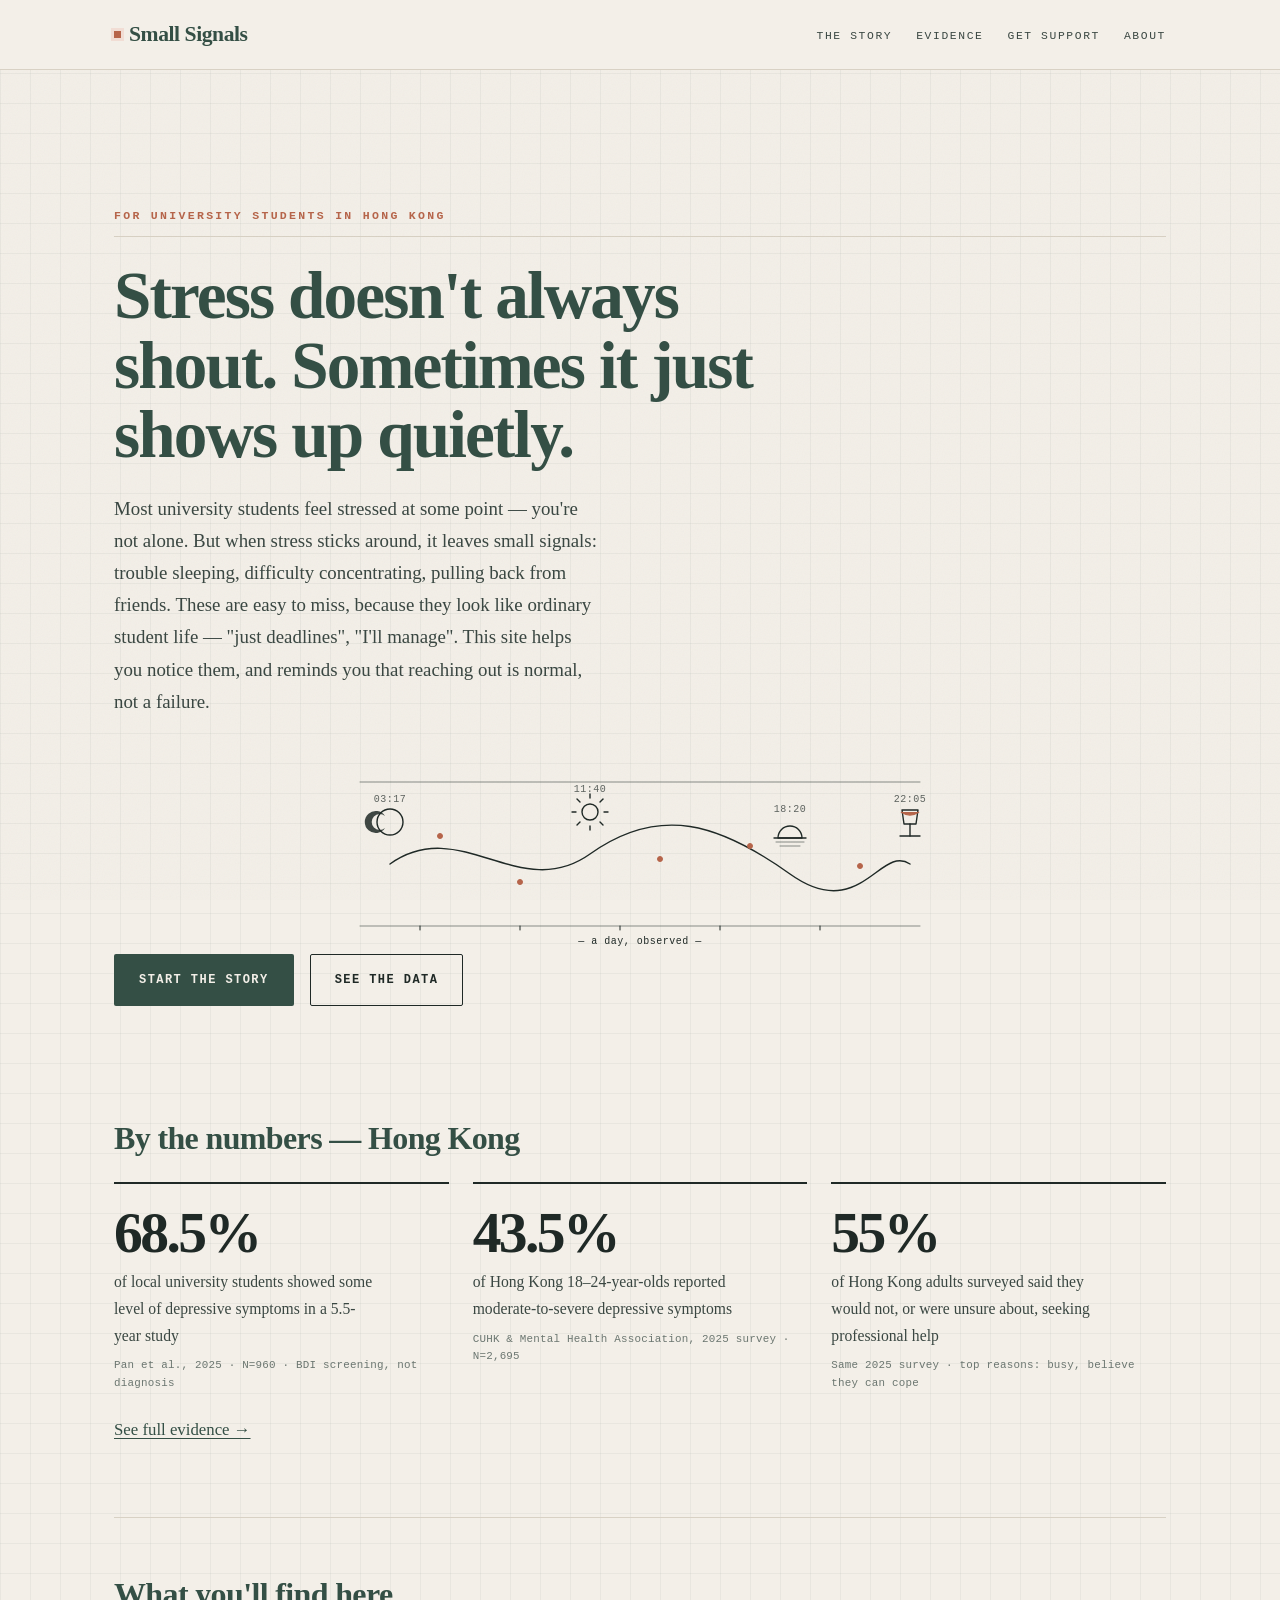
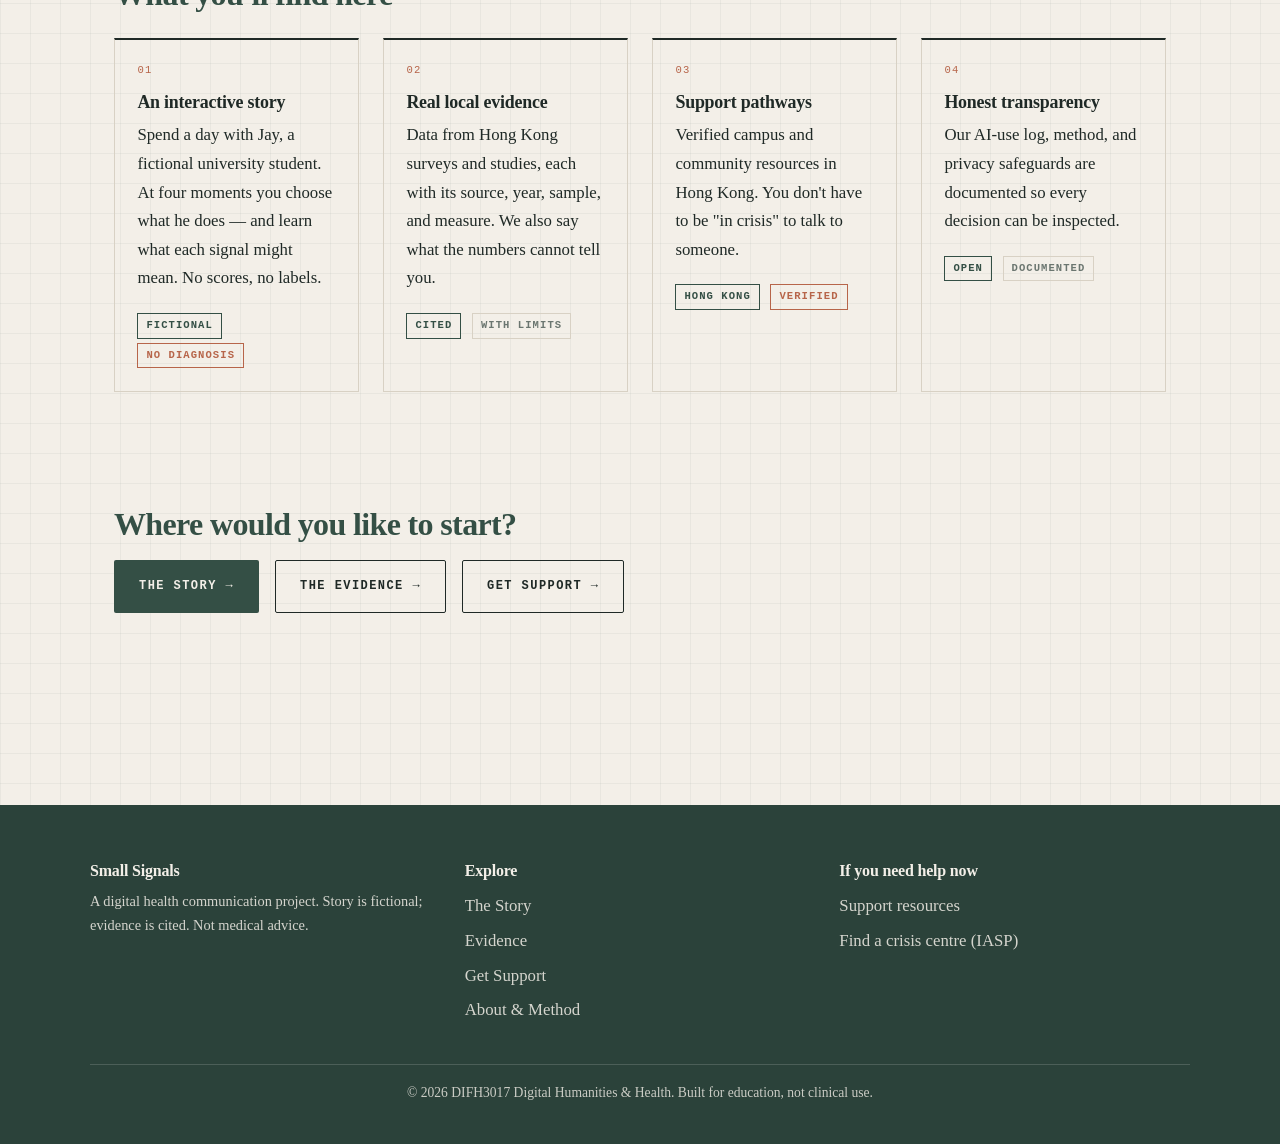
<file: index.html>
<!DOCTYPE html>
<html lang="en">
  <head>
    <meta charset="UTF-8" />
    <meta name="viewport" content="width=device-width, initial-scale=1.0" />
    <title>Small Signals — Recognising Stress in University Life</title>
    <meta
      name="description"
      content="An interactive, evidence-based site helping Hong Kong university students recognise stress signals and take a small step toward support. Fiction paired with real local data."
    />
    <link rel="stylesheet" href="style.css" />
    <style>
      /* Gentle entrance for the hero text */
      .hero .eyebrow, .hero h1, .hero .lede, .hero .btn-group{
        opacity:0;animation:heroRise .7s ease-out forwards;
      }
      .hero .eyebrow{animation-delay:.05s}
      .hero h1{animation-delay:.15s}
      .hero .lede{animation-delay:.3s}
      .hero .btn-group{animation-delay:2s}
      @keyframes heroRise{from{opacity:0;transform:translateY(10px)}to{opacity:1;transform:none}}
      @media (prefers-reduced-motion:reduce){
        .hero .eyebrow,.hero h1,.hero .lede,.hero .btn-group{animation:none;opacity:1}
      }
    </style>
  </head>
  <body>
    <a class="skip-link" href="#main">Skip to content</a>

    <header class="site-header">
      <nav class="nav" aria-label="Primary">
        <a href="index.html" class="nav-brand"
          ><span class="dot" aria-hidden="true"></span> Small Signals</a
        >
        <ul class="nav-links">
          <li><a href="story.html">The Story</a></li>
          <li><a href="evidence.html">Evidence</a></li>
          <li><a href="support.html">Get Support</a></li>
          <li><a href="about.html">About</a></li>
        </ul>
      </nav>
    </header>

    <main id="main">
      <!-- HERO -->
      <section class="hero">
        <span class="eyebrow">For university students in Hong Kong</span>
        <h1>Stress doesn't always shout. Sometimes it just shows up quietly.</h1>
        <p class="lede">
          Most university students feel stressed at some point — you're not
          alone. But when stress sticks around, it leaves small signals: trouble
          sleeping, difficulty concentrating, pulling back from friends. These
          are easy to miss, because they look like ordinary student life — "just
          deadlines", "I'll manage". This site helps you notice them, and
          reminds you that reaching out is normal, not a failure.
        </p>
        <svg viewBox="0 0 640 200" class="hero-illustration" role="img" aria-label="A field-notebook style illustration of a day's observation path with four time markers: moon at night, sun at morning, sunset at dusk, and a lamp at evening">
          <defs>
            <style>
              .hero-illustration{width:100%;height:auto;display:block;max-width:640px;margin:1.5rem auto 0}
              .hero-illustration .ln{stroke:currentColor;stroke-width:1.4;fill:none;stroke-linecap:round;stroke-linejoin:round}
              .hero-illustration .ln-soft{stroke:currentColor;stroke-width:1;fill:none;stroke-linecap:round;opacity:.5}
              .hero-illustration .coral{fill:var(--coral);stroke:var(--coral)}
              .hero-illustration .dot{fill:currentColor}
              .hero-illustration .lbl{font-family:var(--font-mono,monospace);font-size:10px;fill:currentColor;opacity:.7;letter-spacing:.05em}
              /* The observation path draws itself, like a pen in a notebook */
              .hero-illustration .draw-path{stroke-dasharray:1000;stroke-dashoffset:1000;animation:heroDraw 2.2s ease-out .3s forwards}
              .hero-illustration .sig{opacity:0;animation:heroFade .5s ease-out forwards}
              .hero-illustration .s1{animation-delay:.7s}
              .hero-illustration .s2{animation-delay:1s}
              .hero-illustration .s3{animation-delay:1.3s}
              .hero-illustration .s4{animation-delay:1.55s}
              .hero-illustration .s5{animation-delay:1.8s}
              .hero-illustration .marker{opacity:0;animation:heroFade .6s ease-out forwards}
              .hero-illustration .m1{animation-delay:.6s}
              .hero-illustration .m2{animation-delay:1s}
              .hero-illustration .m3{animation-delay:1.4s}
              .hero-illustration .m4{animation-delay:1.8s}
              .hero-illustration .fade-late{opacity:0;animation:heroFade .8s ease-out 2.2s forwards}
              @keyframes heroDraw{to{stroke-dashoffset:0}}
              @keyframes heroFade{to{opacity:1}}
              @media (prefers-reduced-motion:reduce){
                .hero-illustration *{animation:none!important}
                .hero-illustration .draw-path{stroke-dashoffset:0}
                .hero-illustration .sig,.hero-illustration .marker,.hero-illustration .fade-late{opacity:1}
              }
            </style>
          </defs>
          <line x1="40" y1="28" x2="600" y2="28" class="ln-soft"/>
          <line x1="40" y1="172" x2="600" y2="172" class="ln-soft"/>
          <path d="M70 110 C 140 60, 200 150, 270 100 S 400 70, 470 120 S 560 90, 590 110" class="ln draw-path" pathLength="1000"/>
          <circle cx="120" cy="82" r="2.5" class="coral sig s1"/>
          <circle cx="200" cy="128" r="2.5" class="coral sig s2"/>
          <circle cx="340" cy="105" r="2.5" class="coral sig s3"/>
          <circle cx="430" cy="92" r="2.5" class="coral sig s4"/>
          <circle cx="540" cy="112" r="2.5" class="coral sig s5"/>
          <g transform="translate(70,110)" class="marker m1">
            <circle cx="0" cy="-42" r="13" class="ln"/>
            <path d="M -5 -48 a 11 11 0 1 0 0 12 a 8 8 0 1 1 0 -12 z" class="dot" opacity=".85"/>
            <text x="0" y="-62" text-anchor="middle" class="lbl">03:17</text>
          </g>
          <g transform="translate(270,100)" class="marker m2">
            <circle cx="0" cy="-42" r="8" class="ln"/>
            <g class="ln">
              <line x1="0" y1="-56" x2="0" y2="-60"/>
              <line x1="0" y1="-24" x2="0" y2="-28"/>
              <line x1="-14" y1="-42" x2="-18" y2="-42"/>
              <line x1="14" y1="-42" x2="18" y2="-42"/>
              <line x1="-10" y1="-52" x2="-13" y2="-55"/>
              <line x1="10" y1="-52" x2="13" y2="-55"/>
              <line x1="-10" y1="-32" x2="-13" y2="-29"/>
              <line x1="10" y1="-32" x2="13" y2="-29"/>
            </g>
            <text x="0" y="-62" text-anchor="middle" class="lbl">11:40</text>
          </g>
          <g transform="translate(470,120)" class="marker m3">
            <path d="M -12 -36 a 12 12 0 0 1 24 0 z" class="ln"/>
            <line x1="-16" y1="-36" x2="16" y2="-36" class="ln"/>
            <line x1="-14" y1="-32" x2="14" y2="-32" class="ln-soft"/>
            <line x1="-10" y1="-28" x2="10" y2="-28" class="ln-soft"/>
            <text x="0" y="-62" text-anchor="middle" class="lbl">18:20</text>
          </g>
          <g transform="translate(590,110)" class="marker m4">
            <path d="M -8 -54 L 8 -54 L 6 -40 L -6 -40 Z" class="ln"/>
            <line x1="0" y1="-40" x2="0" y2="-28" class="ln"/>
            <path d="M -10 -28 L 10 -28" class="ln"/>
            <path d="M -9 -52 Q 0 -46 9 -52" class="coral" fill="none" stroke-width="1.5"/>
            <text x="0" y="-62" text-anchor="middle" class="lbl">22:05</text>
          </g>
          <g class="ln-soft fade-late">
            <line x1="100" y1="172" x2="100" y2="176"/>
            <line x1="200" y1="172" x2="200" y2="176"/>
            <line x1="300" y1="172" x2="300" y2="176"/>
            <line x1="400" y1="172" x2="400" y2="176"/>
            <line x1="500" y1="172" x2="500" y2="176"/>
          </g>
          <text x="320" y="190" text-anchor="middle" class="lbl fade-late">&#8212; a day, observed &#8212;</text>
        </svg>
        <div class="btn-group">
          <a href="story.html" class="btn btn--primary">Start the story</a>
          <a href="evidence.html" class="btn btn--ghost">See the data</a>
        </div>
      </section>

      <!-- KEY STATS PREVIEW -->
      <section class="section">
        <h2 style="text-align: center">By the numbers — Hong Kong</h2>
        <div class="stat-grid">
          <div class="stat">
            <span class="number">68.5%</span>
            <div class="label">
              of local university students showed some level of depressive
              symptoms in a 5.5-year study
            </div>
            <span class="caveat">Pan et al., 2025 · N=960 · BDI screening, not diagnosis</span>
          </div>
          <div class="stat">
            <span class="number">43.5%</span>
            <div class="label">
              of Hong Kong 18–24-year-olds reported moderate-to-severe
              depressive symptoms
            </div>
            <span class="caveat">CUHK &amp; Mental Health Association, 2025 survey · N=2,695</span>
          </div>
          <div class="stat">
            <span class="number">55%</span>
            <div class="label">
              of Hong Kong adults surveyed said they would not, or were unsure
              about, seeking professional help
            </div>
            <span class="caveat">Same 2025 survey · top reasons: busy, believe they can cope</span>
          </div>
        </div>
        <p style="text-align: center; margin-top: var(--space-3)">
          <a href="evidence.html">See full evidence &rarr;</a>
        </p>
      </section>

      <!-- FOUR PILLARS -->
      <section class="section section--alt">
        <h2 style="text-align: center">What you'll find here</h2>
        <div class="card-grid">
          <div class="card">
            <div class="icon" aria-hidden="true">📖</div>
            <h3>An interactive story</h3>
            <p>
              Spend a day with Jay, a fictional university student. At four
              moments you choose what he does — and learn what each signal
              might mean. No scores, no labels.
            </p>
            <span class="tag">Fictional</span>
            <span class="tag tag--coral">No diagnosis</span>
          </div>
          <div class="card">
            <div class="icon" aria-hidden="true">📊</div>
            <h3>Real local evidence</h3>
            <p>
              Data from Hong Kong surveys and studies, each with its source,
              year, sample, and measure. We also say what the numbers cannot
              tell you.
            </p>
            <span class="tag">Cited</span>
            <span class="tag tag--muted">With limits</span>
          </div>
          <div class="card">
            <div class="icon" aria-hidden="true">🤝</div>
            <h3>Support pathways</h3>
            <p>
              Verified campus and community resources in Hong Kong. You don't
              have to be "in crisis" to talk to someone.
            </p>
            <span class="tag">Hong Kong</span>
            <span class="tag tag--coral">Verified</span>
          </div>
          <div class="card">
            <div class="icon" aria-hidden="true">🔍</div>
            <h3>Honest transparency</h3>
            <p>
              Our AI-use log, method, and privacy safeguards are documented so
              every decision can be inspected.
            </p>
            <span class="tag">Open</span>
            <span class="tag tag--muted">Documented</span>
          </div>
        </div>
      </section>

      <!-- CTA -->
      <section class="section" style="text-align: center">
        <h2>Where would you like to start?</h2>
        <div class="btn-group">
          <a href="story.html" class="btn btn--primary">The Story →</a>
          <a href="evidence.html" class="btn btn--ghost">The Evidence →</a>
          <a href="support.html" class="btn btn--ghost">Get Support →</a>
        </div>
      </section>
    </main>

    <footer class="site-footer">
      <div class="footer-inner">
        <div class="footer-grid">
          <div>
            <h3>Small Signals</h3>
            <p style="font-size: 0.9rem; opacity: 0.85">
              A digital health communication project. Story is fictional;
              evidence is cited. Not medical advice.
            </p>
          </div>
          <div>
            <h3>Explore</h3>
            <a href="story.html">The Story</a>
            <a href="evidence.html">Evidence</a>
            <a href="support.html">Get Support</a>
            <a href="about.html">About &amp; Method</a>
          </div>
          <div>
            <h3>If you need help now</h3>
            <a href="support.html">Support resources</a>
            <a
              href="https://www.iasp.info/resources/Crisis_Centres/"
              target="_blank"
              rel="noopener"
              >Find a crisis centre (IASP)</a
            >
          </div>
        </div>
        <div class="footer-bottom">
          <p>
            © <span id="year">2026</span> DIFH3017 Digital Humanities &amp;
            Health. Built for education, not clinical use.
          </p>
        </div>
      </div>
    </footer>

    <script src="script.js"></script>
  </body>
</html>
</file>
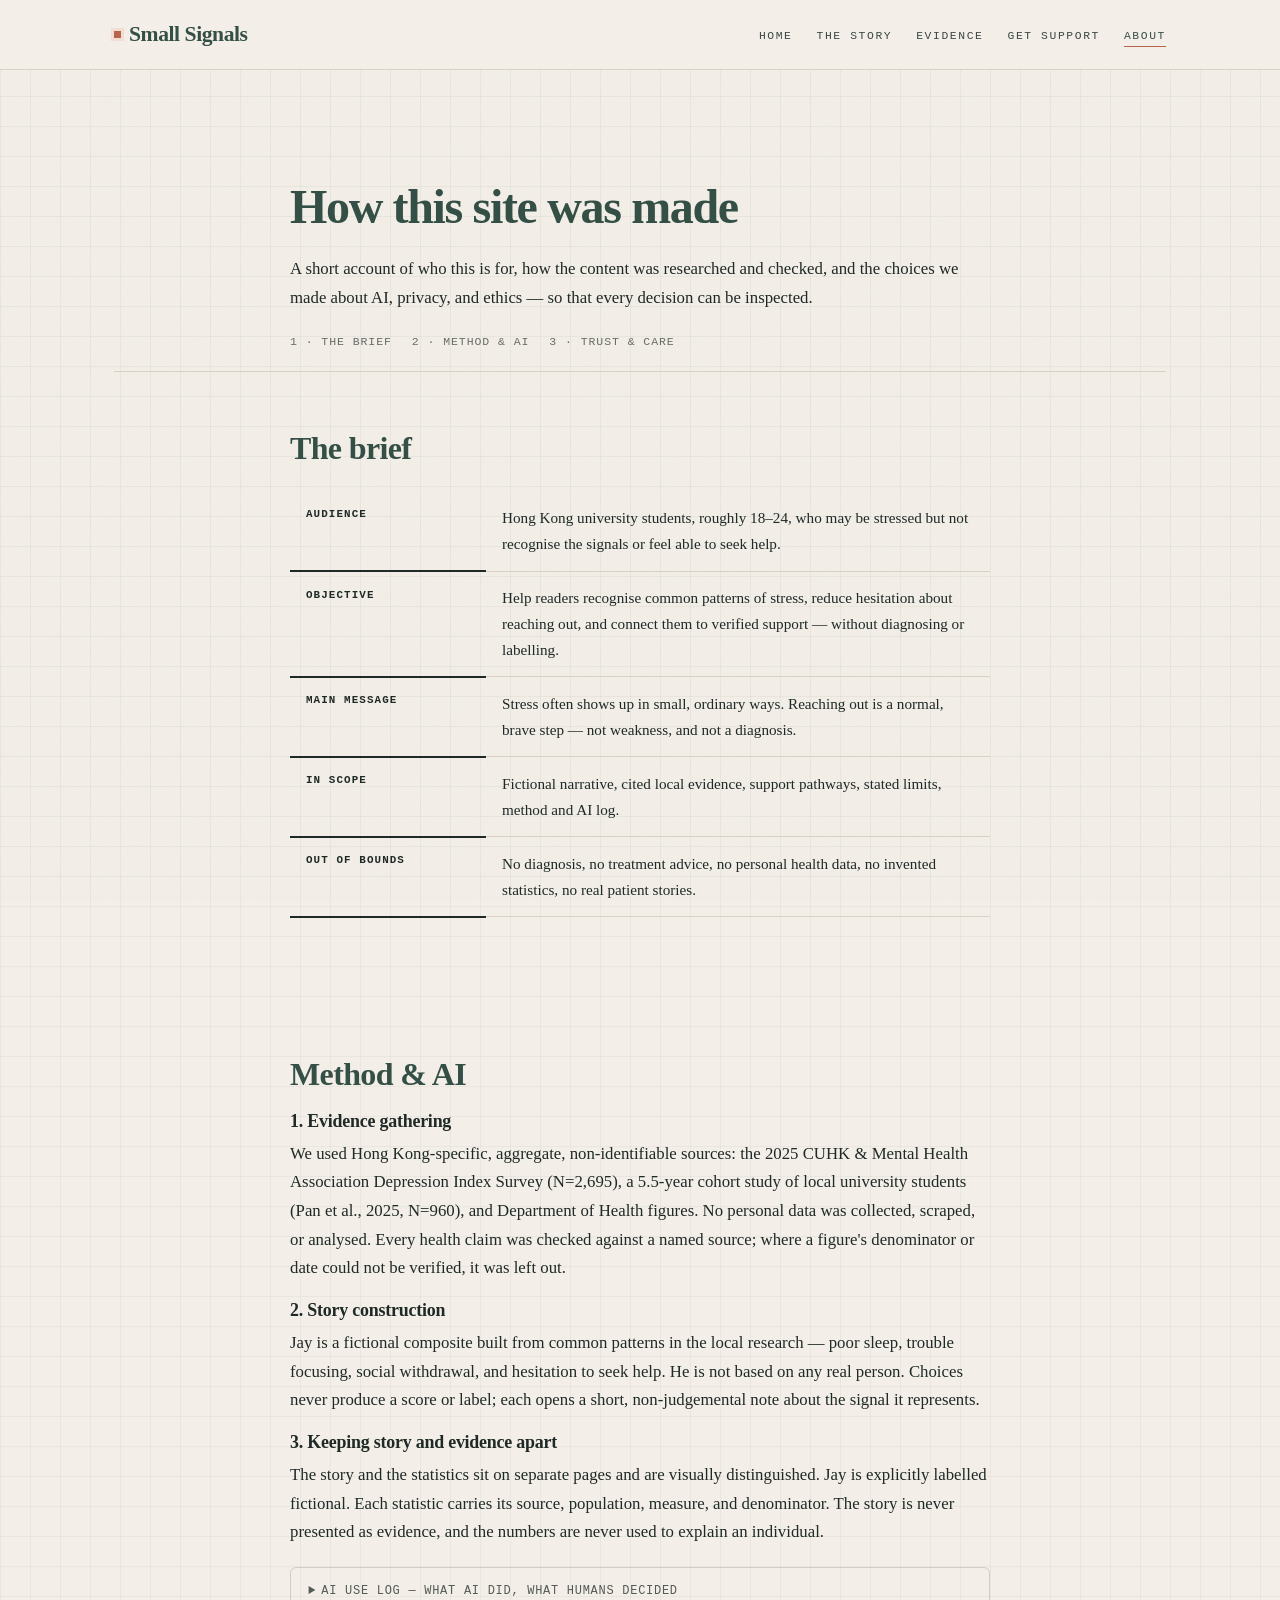
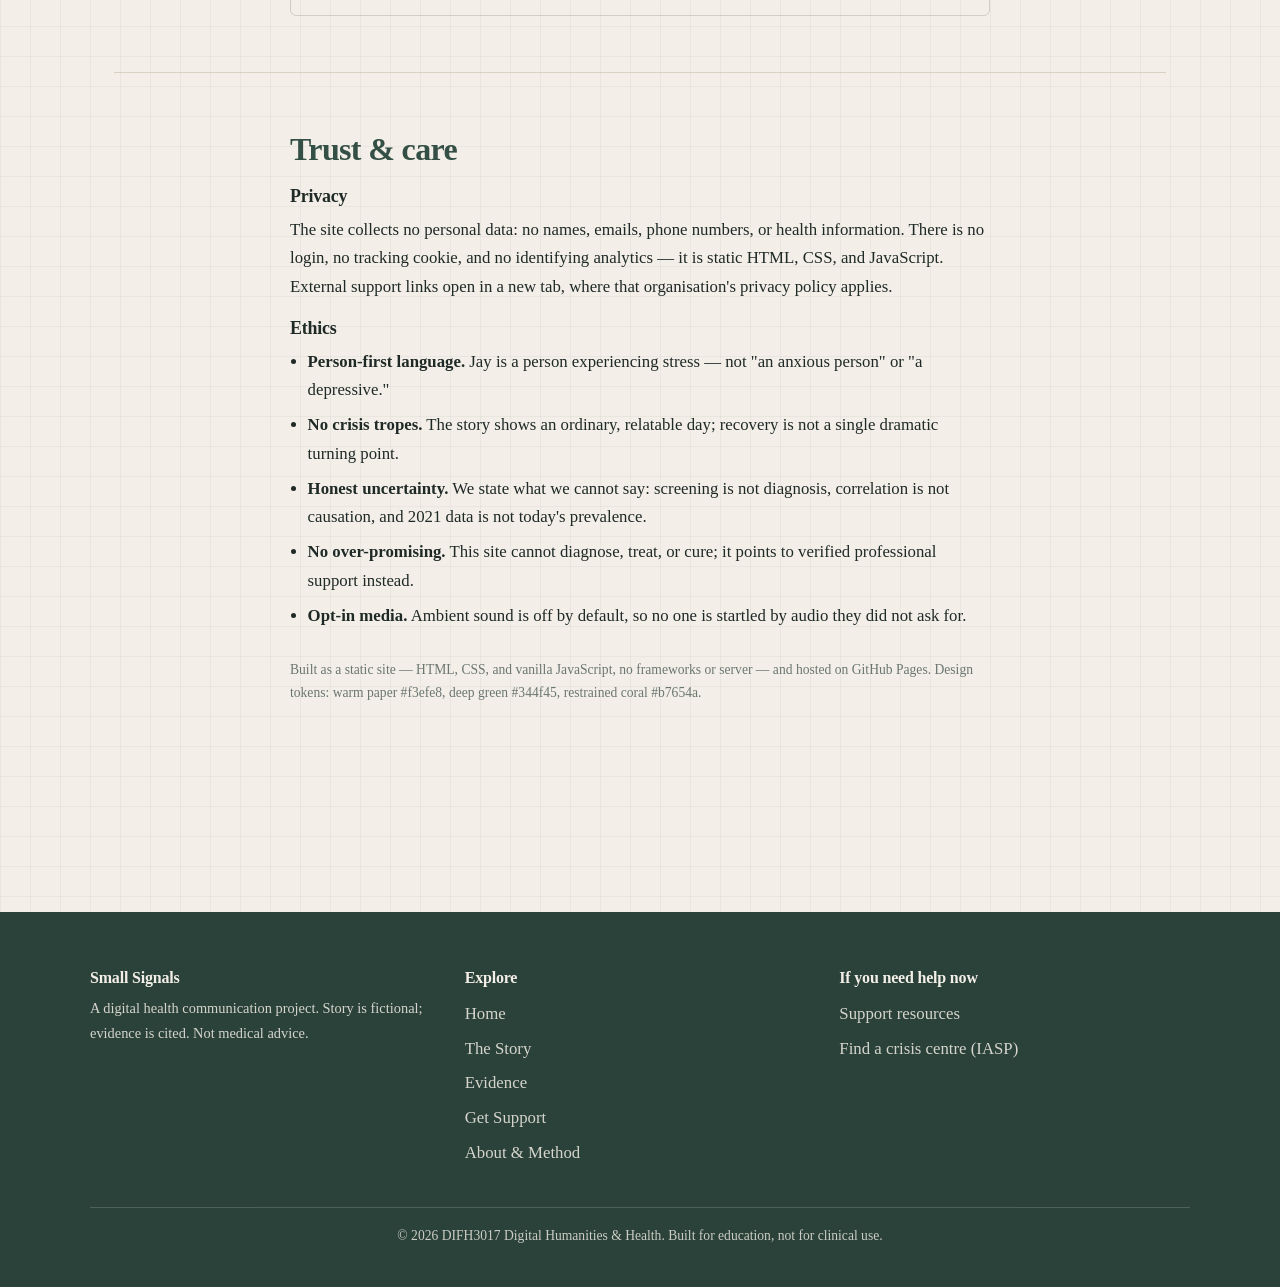
<file: about.html>
<!DOCTYPE html>
<html lang="en">
  <head>
    <meta charset="UTF-8" />
    <meta name="viewport" content="width=device-width, initial-scale=1.0" />
    <title>About — Method, AI &amp; Ethics</title>
    <meta
      name="description"
      content="How this site was made: brief, method, AI use log, privacy, and ethical choices."
    />
    <link rel="stylesheet" href="style.css" />
    <style>
      .about-toc {
        display: flex;
        flex-wrap: wrap;
        gap: 0.4rem 1.25rem;
        margin: 1.25rem 0 0;
        font-family: var(--font-mono, monospace);
        font-size: 0.72rem;
        letter-spacing: 0.08em;
        text-transform: uppercase;
      }
      .about-toc a {
        color: inherit;
        opacity: 0.65;
        text-decoration: none;
        border-bottom: 1px solid transparent;
        padding-bottom: 2px;
      }
      .about-toc a:hover,
      .about-toc a:focus-visible {
        opacity: 1;
        border-bottom-color: var(--coral, #b7654a);
      }
      .about details {
        border: 1px solid rgba(0, 0, 0, 0.14);
        border-radius: 6px;
        padding: 0.85rem 1.1rem;
        margin-top: 1.25rem;
      }
      .about details summary {
        cursor: pointer;
        font-family: var(--font-mono, monospace);
        font-size: 0.75rem;
        letter-spacing: 0.06em;
        text-transform: uppercase;
        opacity: 0.75;
      }
      .about details summary:hover,
      .about details summary:focus-visible {
        opacity: 1;
      }
      .about details[open] summary {
        margin-bottom: 1rem;
      }
      .tight-list {
        margin: 0.5rem 0 0;
        padding-left: 1.1rem;
      }
      .tight-list li {
        margin: 0.4rem 0;
      }
      .footnote {
        font-size: 0.85rem;
        color: var(--muted);
        margin-top: 1.75rem;
      }
    </style>
  </head>
  <body class="about">
    <a class="skip-link" href="#main">Skip to content</a>

    <header class="site-header">
      <nav class="nav" aria-label="Primary">
        <a href="index.html" class="nav-brand"
          ><span class="dot" aria-hidden="true"></span> Small Signals</a
        >
        <ul class="nav-links">
          <li><a href="index.html">Home</a></li>
          <li><a href="story.html">The Story</a></li>
          <li><a href="evidence.html">Evidence</a></li>
          <li><a href="support.html">Get Support</a></li>
          <li><a href="about.html" aria-current="page">About</a></li>
        </ul>
      </nav>
    </header>

    <main id="main">
      <section class="section" style="padding-bottom: var(--space-2)">
        <div class="prose">
          <h1>How this site was made</h1>
          <p>
            A short account of who this is for, how the content was researched
            and checked, and the choices we made about AI, privacy, and ethics —
            so that every decision can be inspected.
          </p>
          <nav class="about-toc" aria-label="On this page">
            <a href="#brief">1 · The brief</a>
            <a href="#method">2 · Method &amp; AI</a>
            <a href="#trust">3 · Trust &amp; care</a>
          </nav>
        </div>
      </section>

      <!-- 1. BRIEF -->
      <section class="section section--alt" id="brief">
        <div class="prose">
          <h2>The brief</h2>
          <div class="table-wrap">
            <table>
              <tbody>
                <tr>
                  <th scope="row" style="width: 28%">Audience</th>
                  <td>
                    Hong Kong university students, roughly 18–24, who may be
                    stressed but not recognise the signals or feel able to seek
                    help.
                  </td>
                </tr>
                <tr>
                  <th scope="row">Objective</th>
                  <td>
                    Help readers recognise common patterns of stress, reduce
                    hesitation about reaching out, and connect them to verified
                    support — without diagnosing or labelling.
                  </td>
                </tr>
                <tr>
                  <th scope="row">Main message</th>
                  <td>
                    Stress often shows up in small, ordinary ways. Reaching out
                    is a normal, brave step — not weakness, and not a diagnosis.
                  </td>
                </tr>
                <tr>
                  <th scope="row">In scope</th>
                  <td>
                    Fictional narrative, cited local evidence, support pathways,
                    stated limits, method and AI log.
                  </td>
                </tr>
                <tr>
                  <th scope="row">Out of bounds</th>
                  <td>
                    No diagnosis, no treatment advice, no personal health data,
                    no invented statistics, no real patient stories.
                  </td>
                </tr>
              </tbody>
            </table>
          </div>
        </div>
      </section>

      <!-- 2. METHOD & AI -->
      <section class="section" id="method">
        <div class="prose">
          <h2>Method &amp; AI</h2>

          <h3>1. Evidence gathering</h3>
          <p>
            We used Hong Kong-specific, aggregate, non-identifiable sources: the
            2025 CUHK &amp; Mental Health Association Depression Index Survey
            (N=2,695), a 5.5-year cohort study of local university students
            (Pan et al., 2025, N=960), and Department of Health figures. No
            personal data was collected, scraped, or analysed. Every health
            claim was checked against a named source; where a figure's
            denominator or date could not be verified, it was left out.
          </p>

          <h3>2. Story construction</h3>
          <p>
            Jay is a fictional composite built from common patterns in the local
            research — poor sleep, trouble focusing, social withdrawal, and
            hesitation to seek help. He is not based on any real person. Choices
            never produce a score or label; each opens a short, non-judgemental
            note about the signal it represents.
          </p>

          <h3>3. Keeping story and evidence apart</h3>
          <p>
            The story and the statistics sit on separate pages and are visually
            distinguished. Jay is explicitly labelled fictional. Each statistic
            carries its source, population, measure, and denominator. The story
            is never presented as evidence, and the numbers are never used to
            explain an individual.
          </p>

          <details>
            <summary>AI use log — what AI did, what humans decided</summary>
            <div class="table-wrap">
              <table>
                <thead>
                  <tr>
                    <th scope="col">Task</th>
                    <th scope="col">AI role</th>
                    <th scope="col">Human decision</th>
                  </tr>
                </thead>
                <tbody>
                  <tr>
                    <td>HTML &amp; CSS</td>
                    <td>Drafted layout, semantic structure, CSS tokens</td>
                    <td>Inspected code; chose palette; kept semantic landmarks</td>
                  </tr>
                  <tr>
                    <td>Story &amp; choices</td>
                    <td>Drafted beats, options, and insight text</td>
                    <td>
                      Rewrote all narrative; kept Jay clearly fictional;
                      designed the no-score, no-label interaction
                    </td>
                  </tr>
                  <tr>
                    <td>Evidence</td>
                    <td>Drafted the source-ledger structure</td>
                    <td>
                      Verified every figure; added denominators, limits, and
                      uncertainty notes; removed unverified claims
                    </td>
                  </tr>
                  <tr>
                    <td>Support resources</td>
                    <td>Suggested organisation names</td>
                    <td>Cross-checked numbers and URLs against official sources</td>
                  </tr>
                  <tr>
                    <td>Accessibility</td>
                    <td>Generated ARIA labels and skip-link code</td>
                    <td>
                      Tested keyboard navigation; added reduced-motion support
                      and visible focus
                    </td>
                  </tr>
                </tbody>
              </table>
            </div>
            <div class="callout callout--green" style="margin-top: 1rem">
              <strong>AI did not decide the health message.</strong> Humans chose
              the topic, audience, evidence, limits, and support pathways. AI
              output was treated as a draft at every step.
            </div>
          </details>
        </div>
      </section>

      <!-- 3. TRUST & CARE -->
      <section class="section section--alt" id="trust">
        <div class="prose">
          <h2>Trust &amp; care</h2>

          <h3>Privacy</h3>
          <p>
            The site collects no personal data: no names, emails, phone numbers,
            or health information. There is no login, no tracking cookie, and no
            identifying analytics — it is static HTML, CSS, and JavaScript.
            External support links open in a new tab, where that organisation's
            privacy policy applies.
          </p>

          <h3>Ethics</h3>
          <ul class="tight-list">
            <li>
              <strong>Person-first language.</strong> Jay is a person
              experiencing stress — not "an anxious person" or "a depressive."
            </li>
            <li>
              <strong>No crisis tropes.</strong> The story shows an ordinary,
              relatable day; recovery is not a single dramatic turning point.
            </li>
            <li>
              <strong>Honest uncertainty.</strong> We state what we cannot say:
              screening is not diagnosis, correlation is not causation, and 2021
              data is not today's prevalence.
            </li>
            <li>
              <strong>No over-promising.</strong> This site cannot diagnose,
              treat, or cure; it points to verified professional support instead.
            </li>
            <li>
              <strong>Opt-in media.</strong> Ambient sound is off by default, so
              no one is startled by audio they did not ask for.
            </li>
          </ul>

          <p class="footnote">
            Built as a static site — HTML, CSS, and vanilla JavaScript, no
            frameworks or server — and hosted on GitHub Pages. Design tokens:
            warm paper #f3efe8, deep green #344f45, restrained coral #b7654a.
          </p>
        </div>
      </section>
    </main>

    <footer class="site-footer">
      <div class="footer-inner">
        <div class="footer-grid">
          <div>
            <h3>Small Signals</h3>
            <p style="font-size: 0.9rem; opacity: 0.85">
              A digital health communication project. Story is fictional;
              evidence is cited. Not medical advice.
            </p>
          </div>
          <div>
            <h3>Explore</h3>
            <a href="index.html">Home</a>
            <a href="story.html">The Story</a>
            <a href="evidence.html">Evidence</a>
            <a href="support.html">Get Support</a>
            <a href="about.html">About &amp; Method</a>
          </div>
          <div>
            <h3>If you need help now</h3>
            <a href="support.html">Support resources</a>
            <a
              href="https://www.iasp.info/resources/Crisis_Centres/"
              target="_blank"
              rel="noopener"
              >Find a crisis centre (IASP)</a
            >
          </div>
        </div>
        <div class="footer-bottom">
          <p>
            © <span id="year">2026</span> DIFH3017 Digital Humanities &amp;
            Health. Built for education, not for clinical use.
          </p>
        </div>
      </div>
    </footer>

    <script src="script.js"></script>
  </body>
</html>
</file>
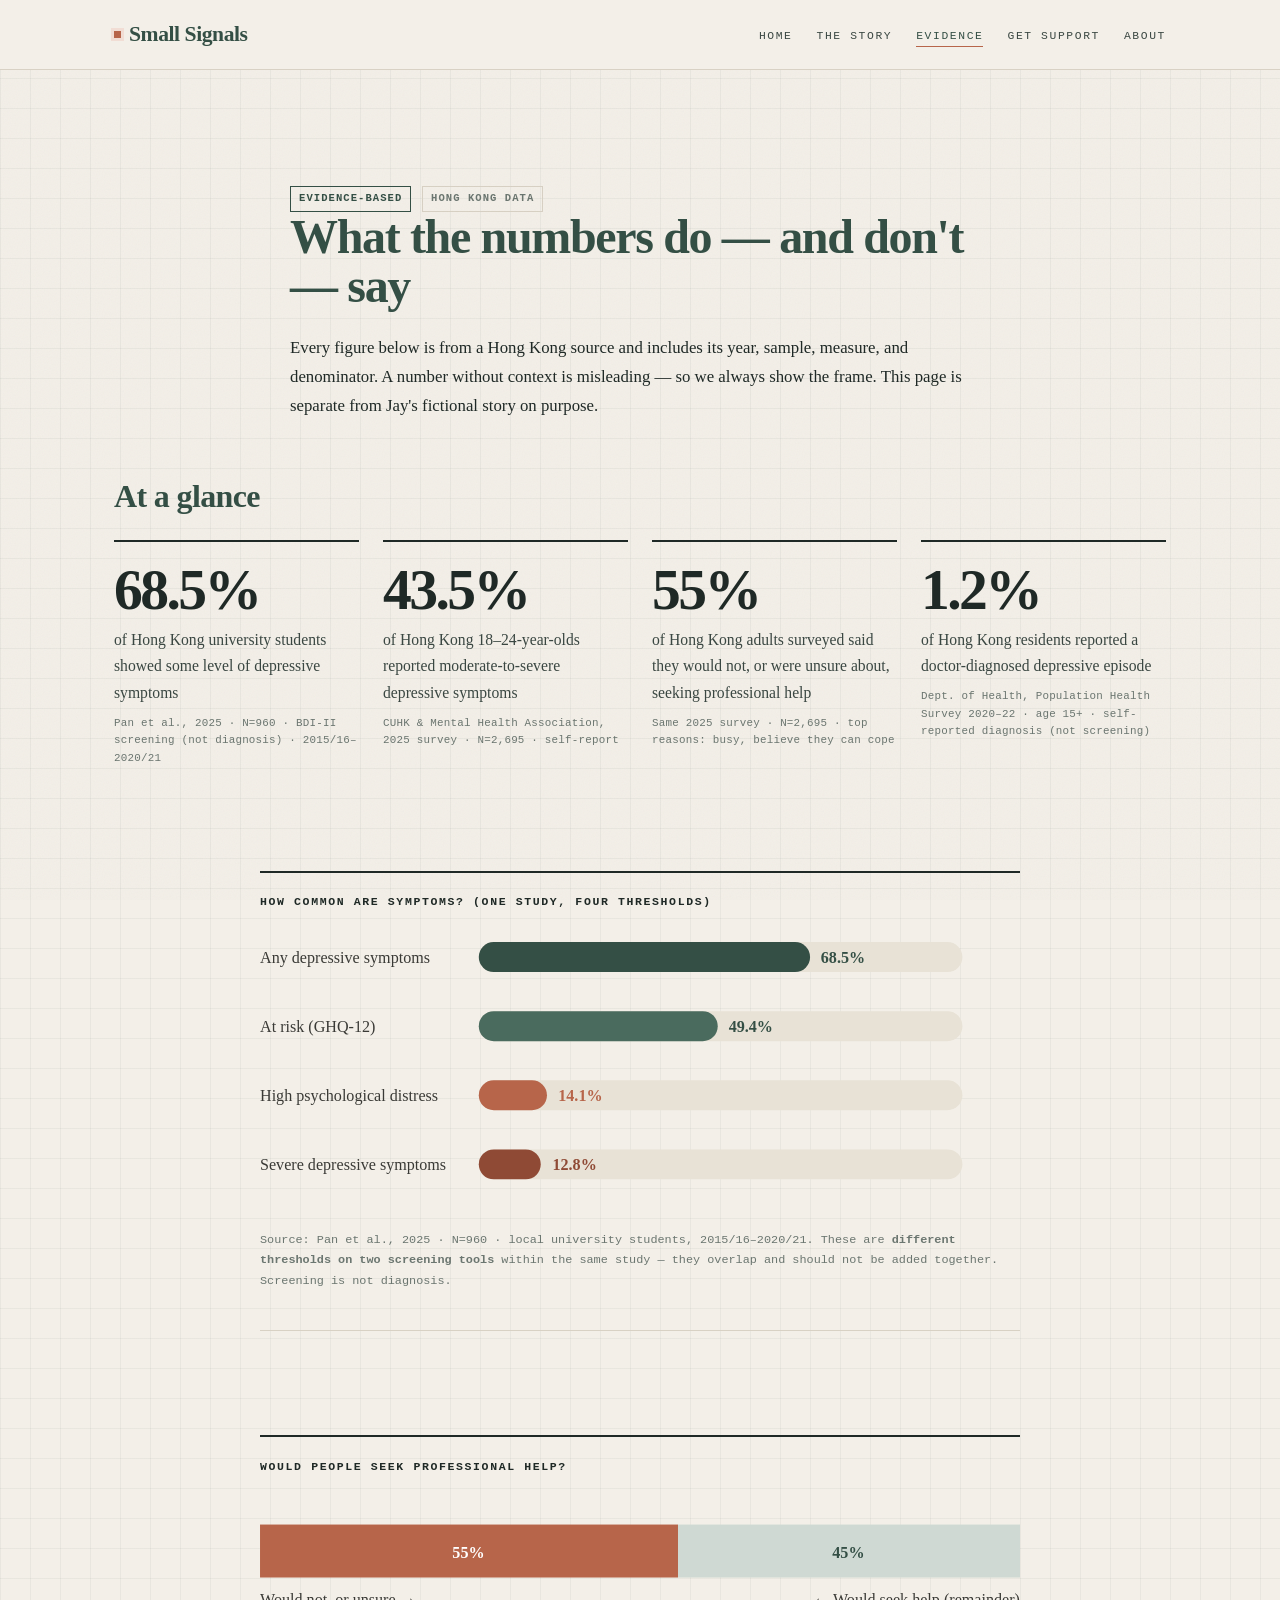
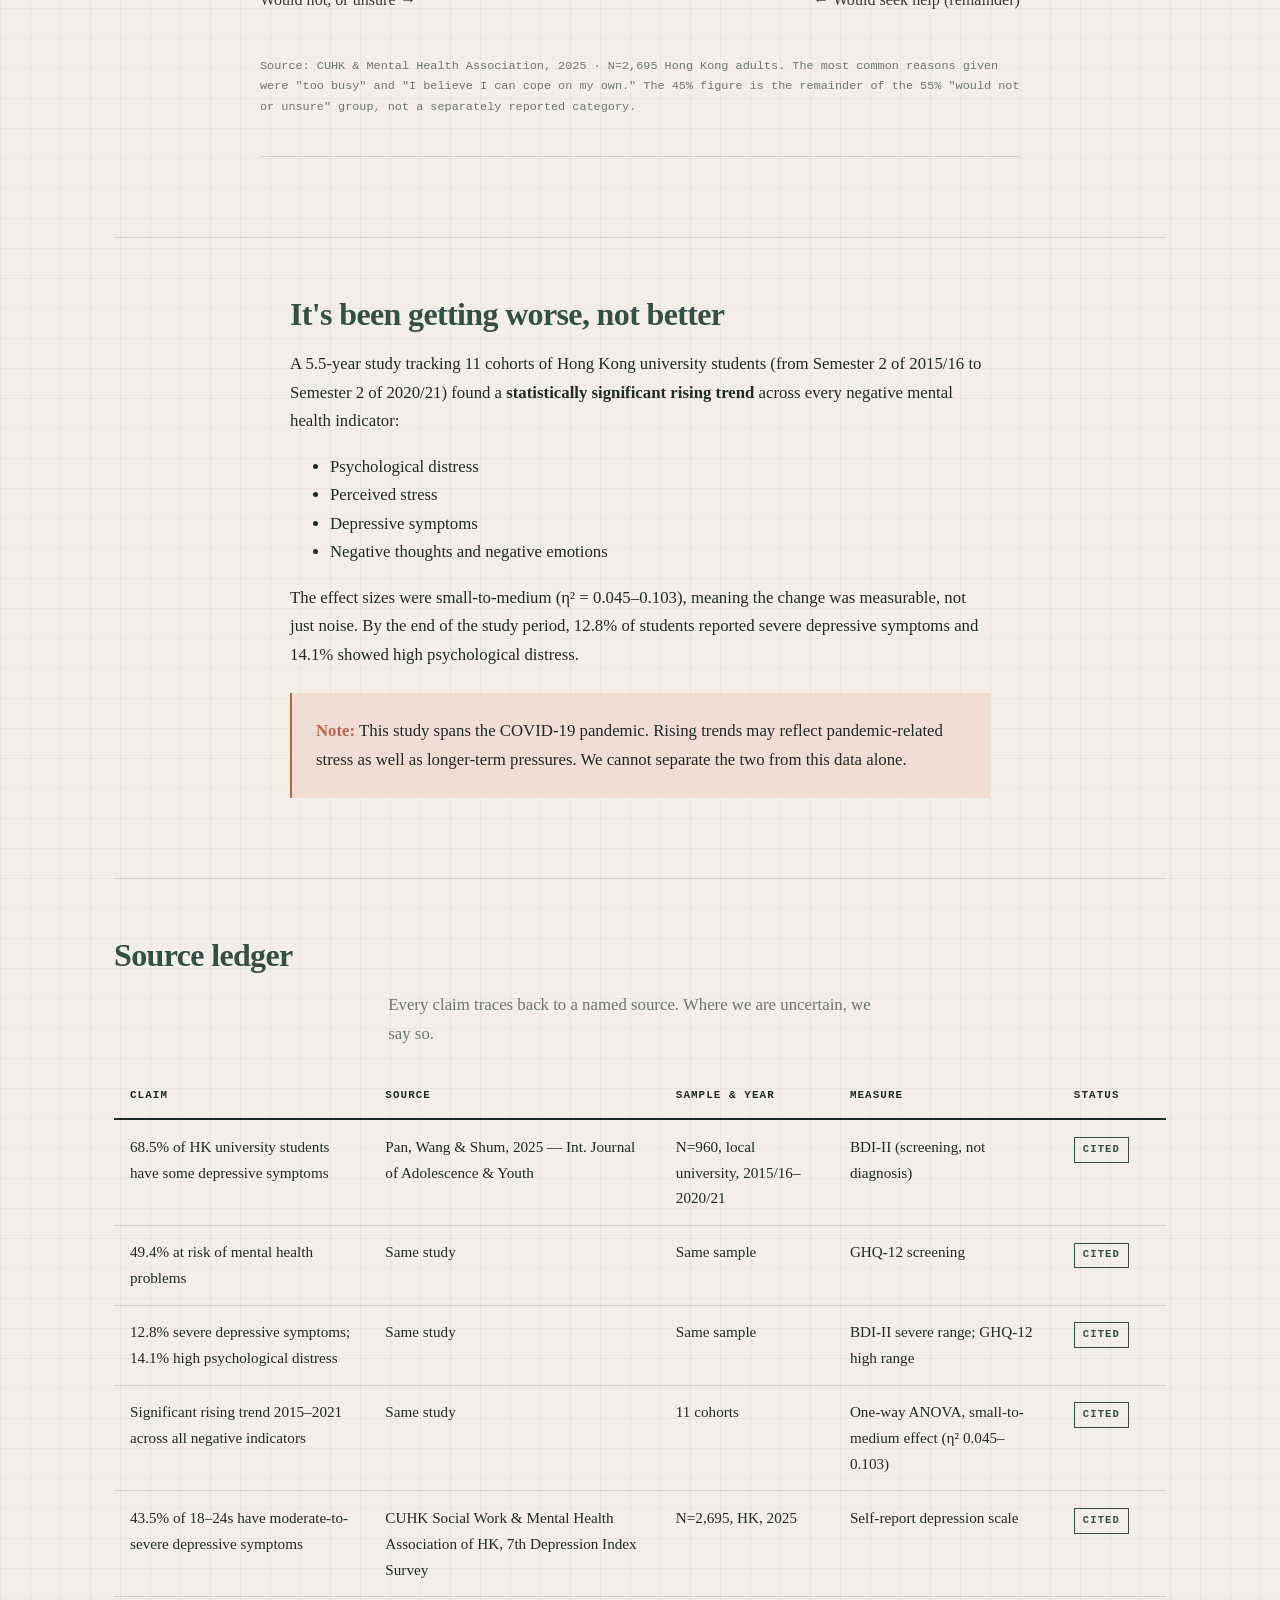
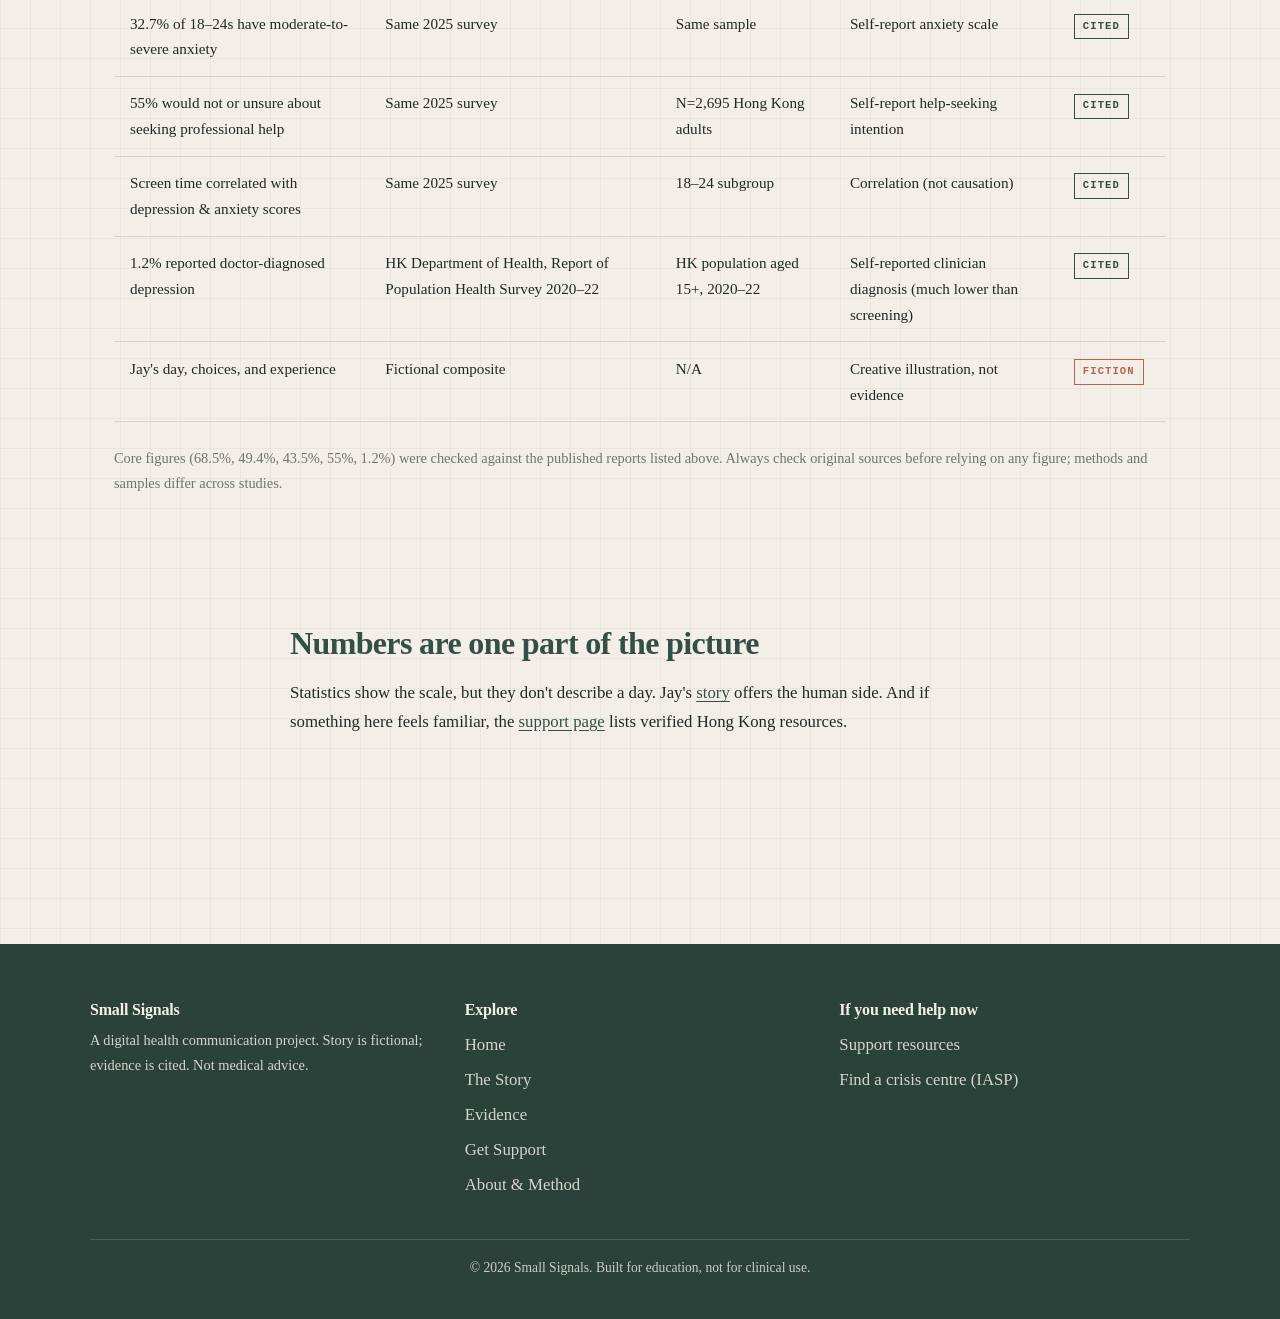
<file: evidence.html>
<!DOCTYPE html>
<html lang="en">
  <head>
    <meta charset="UTF-8" />
    <meta name="viewport" content="width=device-width, initial-scale=1.0" />
    <title>Evidence — Small Signals</title>
    <meta
      name="description"
      content="Verified Hong Kong data on university student stress and mental health, with sources, denominators, and honest limits."
    />
    <link rel="stylesheet" href="style.css" />
  </head>
  <body>
    <a class="skip-link" href="#main">Skip to content</a>

    <header class="site-header">
      <nav class="nav" aria-label="Primary">
        <a href="index.html" class="nav-brand"
          ><span class="dot" aria-hidden="true"></span> Small Signals</a
        >
        <ul class="nav-links">
          <li><a href="index.html">Home</a></li>
          <li><a href="story.html">The Story</a></li>
          <li><a href="evidence.html" aria-current="page">Evidence</a></li>
          <li><a href="support.html">Get Support</a></li>
          <li><a href="about.html">About</a></li>
        </ul>
      </nav>
    </header>

    <main id="main">
      <section class="section" style="padding-bottom: var(--space-3)">
        <div class="prose">
          <span class="tag">Evidence-based</span>
          <span class="tag tag--muted">Hong Kong data</span>
          <h1>What the numbers do — and don't — say</h1>
          <p>
            Every figure below is from a Hong Kong source and includes its
            year, sample, measure, and denominator. A number without context is
            misleading — so we always show the frame. This page is separate
            from Jay's fictional story on purpose.
          </p>
        </div>
      </section>

      <!-- AT A GLANCE -->
      <section class="section" style="padding-top: var(--space-2)">
        <h2 style="text-align: center">At a glance</h2>
        <div class="stat-grid">
          <div class="stat">
            <span class="number">68.5%</span>
            <div class="label">
              of Hong Kong university students showed some level of depressive
              symptoms
            </div>
            <span class="caveat"
              >Pan et al., 2025 · N=960 · BDI-II screening (not diagnosis) ·
              2015/16–2020/21</span
            >
          </div>

          <div class="stat">
            <span class="number">43.5%</span>
            <div class="label">
              of Hong Kong 18–24-year-olds reported moderate-to-severe
              depressive symptoms
            </div>
            <span class="caveat"
              >CUHK &amp; Mental Health Association, 2025 survey · N=2,695 ·
              self-report</span
            >
          </div>

          <div class="stat">
            <span class="number">55%</span>
            <div class="label">
              of Hong Kong adults surveyed said they would not, or were unsure
              about, seeking professional help
            </div>
            <span class="caveat"
              >Same 2025 survey · N=2,695 · top reasons: busy, believe they can
              cope</span
            >
          </div>

          <div class="stat">
            <span class="number">1.2%</span>
            <div class="label">
              of Hong Kong residents reported a doctor-diagnosed depressive
              episode
            </div>
            <span class="caveat"
              >Dept. of Health, Population Health Survey 2020–22 · age 15+ ·
              self-reported diagnosis (not screening)</span
            >
          </div>
        </div>
      </section>

      <!-- CHART 1 -->
      <section class="section" style="padding-top: 0">
        <div class="chart" data-chart>
          <h3>How common are symptoms? (one study, four thresholds)</h3>
          <svg viewBox="0 0 660 250" role="img" aria-labelledby="c1t c1d">
            <title id="c1t">Bar chart of depressive symptom levels among Hong Kong university students</title>
            <desc id="c1d">
              68.5 percent showed any depressive symptoms; 49.4 percent were at
              risk on the GHQ-12; 14.1 percent reported high psychological
              distress; 12.8 percent reported severe depressive symptoms.
            </desc>

            <text x="0" y="32" font-size="14" fill="#3a3a36">Any depressive symptoms</text>
            <rect x="190" y="14" width="420" height="26" rx="13" fill="#e8e2d6" />
            <rect class="chart-bar" x="190" y="14" width="287.7" height="26" rx="13" fill="#344f45" />
            <text x="487" y="32" font-size="14" font-weight="600" fill="#344f45">68.5%</text>

            <text x="0" y="92" font-size="14" fill="#3a3a36">At risk (GHQ-12)</text>
            <rect x="190" y="74" width="420" height="26" rx="13" fill="#e8e2d6" />
            <rect class="chart-bar" x="190" y="74" width="207.5" height="26" rx="13" fill="#4a6b5e" />
            <text x="407" y="92" font-size="14" font-weight="600" fill="#344f45">49.4%</text>

            <text x="0" y="152" font-size="14" fill="#3a3a36">High psychological distress</text>
            <rect x="190" y="134" width="420" height="26" rx="13" fill="#e8e2d6" />
            <rect class="chart-bar" x="190" y="134" width="59.2" height="26" rx="13" fill="#b7654a" />
            <text x="259" y="152" font-size="14" font-weight="600" fill="#b7654a">14.1%</text>

            <text x="0" y="212" font-size="14" fill="#3a3a36">Severe depressive symptoms</text>
            <rect x="190" y="194" width="420" height="26" rx="13" fill="#e8e2d6" />
            <rect class="chart-bar" x="190" y="194" width="53.8" height="26" rx="13" fill="#8f4a35" />
            <text x="254" y="212" font-size="14" font-weight="600" fill="#8f4a35">12.8%</text>
          </svg>

          <table class="sr-only">
            <caption>Depressive symptom levels, Pan et al. 2025, N=960</caption>
            <tr><th>Measure</th><th>Share</th></tr>
            <tr><td>Any depressive symptoms (BDI-II)</td><td>68.5%</td></tr>
            <tr><td>At risk (GHQ-12)</td><td>49.4%</td></tr>
            <tr><td>High psychological distress (GHQ-12)</td><td>14.1%</td></tr>
            <tr><td>Severe depressive symptoms (BDI-II)</td><td>12.8%</td></tr>
          </table>

          <p class="chart-note">
            Source: Pan et al., 2025 · N=960 · local university students,
            2015/16–2020/21. These are <strong>different thresholds on two
            screening tools</strong> within the same study — they overlap and
            should not be added together. Screening is not diagnosis.
          </p>
        </div>
      </section>

      <!-- CHART 2 -->
      <section class="section" style="padding-top: 0">
        <div class="chart" data-chart>
          <h3>Would people seek professional help?</h3>
          <svg viewBox="0 0 660 130" role="img" aria-labelledby="c2t c2d">
            <title id="c2t">Split bar showing help-seeking intention among Hong Kong adults</title>
            <desc id="c2d">
              55 percent said they would not, or were unsure about, seeking
              professional help. The remaining 45 percent said they would.
            </desc>

            <rect class="chart-bar" x="0" y="30" width="363" height="46" fill="#b7654a" />
            <rect class="chart-bar" x="363" y="30" width="297" height="46" fill="#cfd9d3" style="transform-origin: left center" />
            <text x="181" y="59" text-anchor="middle" font-size="14" font-weight="700" fill="#fff">55%</text>
            <text x="511" y="59" text-anchor="middle" font-size="14" font-weight="700" fill="#344f45">45%</text>

            <text x="0" y="100" font-size="14" fill="#3a3a36">Would not, or unsure →</text>
            <text x="660" y="100" font-size="14" fill="#3a3a36" text-anchor="end">← Would seek help (remainder)</text>
          </svg>

          <table class="sr-only">
            <caption>Help-seeking intention, CUHK survey 2025, N=2,695 adults</caption>
            <tr><th>Response</th><th>Share</th></tr>
            <tr><td>Would not, or unsure about, seeking professional help</td><td>55%</td></tr>
            <tr><td>Would seek professional help (remainder)</td><td>45%</td></tr>
          </table>

          <p class="chart-note">
            Source: CUHK &amp; Mental Health Association, 2025 · N=2,695 Hong
            Kong adults. The most common reasons given were "too busy" and "I
            believe I can cope on my own." The 45% figure is the remainder of
            the 55% "would not or unsure" group, not a separately reported
            category.
          </p>
        </div>
      </section>

      <!-- TREND -->
      <section class="section section--alt">
        <div class="prose">
          <h2>It's been getting worse, not better</h2>
          <p>
            A 5.5-year study tracking 11 cohorts of Hong Kong university
            students (from Semester 2 of 2015/16 to Semester 2 of 2020/21)
            found a <strong>statistically significant rising trend</strong>
            across every negative mental health indicator:
          </p>
          <ul>
            <li>Psychological distress</li>
            <li>Perceived stress</li>
            <li>Depressive symptoms</li>
            <li>Negative thoughts and negative emotions</li>
          </ul>
          <p>
            The effect sizes were small-to-medium (η² = 0.045–0.103), meaning
            the change was measurable, not just noise. By the end of the study
            period, 12.8% of students reported severe depressive symptoms and
            14.1% showed high psychological distress.
          </p>
          <div class="callout">
            <strong>Note:</strong> This study spans the COVID-19 pandemic.
            Rising trends may reflect pandemic-related stress as well as
            longer-term pressures. We cannot separate the two from this data
            alone.
          </div>
        </div>
      </section>

      <!-- SOURCE LEDGER -->
      <section class="section section--alt">
        <h2 style="text-align: center">Source ledger</h2>
        <p style="text-align: center; color: var(--muted); max-width: 60ch; margin: 0 auto var(--space-3)">
          Every claim traces back to a named source. Where we are uncertain, we
          say so.
        </p>
        <div class="table-wrap">
          <table>
            <thead>
              <tr>
                <th scope="col">Claim</th>
                <th scope="col">Source</th>
                <th scope="col">Sample &amp; year</th>
                <th scope="col">Measure</th>
                <th scope="col">Status</th>
              </tr>
            </thead>
            <tbody>
              <tr>
                <td>68.5% of HK university students have some depressive symptoms</td>
                <td>Pan, Wang &amp; Shum, 2025 — Int. Journal of Adolescence &amp; Youth</td>
                <td>N=960, local university, 2015/16–2020/21</td>
                <td>BDI-II (screening, not diagnosis)</td>
                <td><span class="tag">Cited</span></td>
              </tr>
              <tr>
                <td>49.4% at risk of mental health problems</td>
                <td>Same study</td>
                <td>Same sample</td>
                <td>GHQ-12 screening</td>
                <td><span class="tag">Cited</span></td>
              </tr>
              <tr>
                <td>12.8% severe depressive symptoms; 14.1% high psychological distress</td>
                <td>Same study</td>
                <td>Same sample</td>
                <td>BDI-II severe range; GHQ-12 high range</td>
                <td><span class="tag">Cited</span></td>
              </tr>
              <tr>
                <td>Significant rising trend 2015–2021 across all negative indicators</td>
                <td>Same study</td>
                <td>11 cohorts</td>
                <td>One-way ANOVA, small-to-medium effect (η² 0.045–0.103)</td>
                <td><span class="tag">Cited</span></td>
              </tr>
              <tr>
                <td>43.5% of 18–24s have moderate-to-severe depressive symptoms</td>
                <td>CUHK Social Work &amp; Mental Health Association of HK, 7th Depression Index Survey</td>
                <td>N=2,695, HK, 2025</td>
                <td>Self-report depression scale</td>
                <td><span class="tag">Cited</span></td>
              </tr>
              <tr>
                <td>32.7% of 18–24s have moderate-to-severe anxiety</td>
                <td>Same 2025 survey</td>
                <td>Same sample</td>
                <td>Self-report anxiety scale</td>
                <td><span class="tag">Cited</span></td>
              </tr>
              <tr>
                <td>55% would not or unsure about seeking professional help</td>
                <td>Same 2025 survey</td>
                <td>N=2,695 Hong Kong adults</td>
                <td>Self-report help-seeking intention</td>
                <td><span class="tag">Cited</span></td>
              </tr>
              <tr>
                <td>Screen time correlated with depression &amp; anxiety scores</td>
                <td>Same 2025 survey</td>
                <td>18–24 subgroup</td>
                <td>Correlation (not causation)</td>
                <td><span class="tag">Cited</span></td>
              </tr>
              <tr>
                <td>1.2% reported doctor-diagnosed depression</td>
                <td>HK Department of Health, Report of Population Health Survey 2020–22</td>
                <td>HK population aged 15+, 2020–22</td>
                <td>Self-reported clinician diagnosis (much lower than screening)</td>
                <td><span class="tag">Cited</span></td>
              </tr>
              <tr>
                <td>Jay's day, choices, and experience</td>
                <td>Fictional composite</td>
                <td>N/A</td>
                <td>Creative illustration, not evidence</td>
                <td><span class="tag tag--coral">Fiction</span></td>
              </tr>
            </tbody>
          </table>
        </div>
        <p style="text-align: center; color: var(--muted); font-size: 0.9rem">
          Core figures (68.5%, 49.4%, 43.5%, 55%, 1.2%) were checked against the
          published reports listed above. Always check original sources before
          relying on any figure; methods and samples differ across studies.
        </p>
      </section>

      <!-- CTA -->
      <section class="section" style="text-align: center">
        <div class="prose" style="margin: 0 auto">
          <h2>Numbers are one part of the picture</h2>
          <p>
            Statistics show the scale, but they don't describe a day. Jay's
            <a href="story.html">story</a> offers the human side. And if
            something here feels familiar, the
            <a href="support.html">support page</a> lists verified Hong Kong
            resources.
          </p>
        </div>
      </section>
    </main>

    <footer class="site-footer">
      <div class="footer-inner">
        <div class="footer-grid">
          <div>
            <h3>Small Signals</h3>
            <p style="font-size: 0.9rem; opacity: 0.85">
              A digital health communication project. Story is fictional;
              evidence is cited. Not medical advice.
            </p>
          </div>
          <div>
            <h3>Explore</h3>
            <a href="index.html">Home</a>
            <a href="story.html">The Story</a>
            <a href="evidence.html">Evidence</a>
            <a href="support.html">Get Support</a>
            <a href="about.html">About &amp; Method</a>
          </div>
          <div>
            <h3>If you need help now</h3>
            <a href="support.html">Support resources</a>
            <a
              href="https://www.iasp.info/resources/Crisis_Centres/"
              target="_blank"
              rel="noopener"
              >Find a crisis centre (IASP)</a
            >
          </div>
        </div>
        <div class="footer-bottom">
          <p>
            © <span id="year">2026</span> Small Signals. Built for education,
            not for clinical use.
          </p>
        </div>
      </div>
    </footer>

    <script src="script.js"></script>
  </body>
</html>
</file>
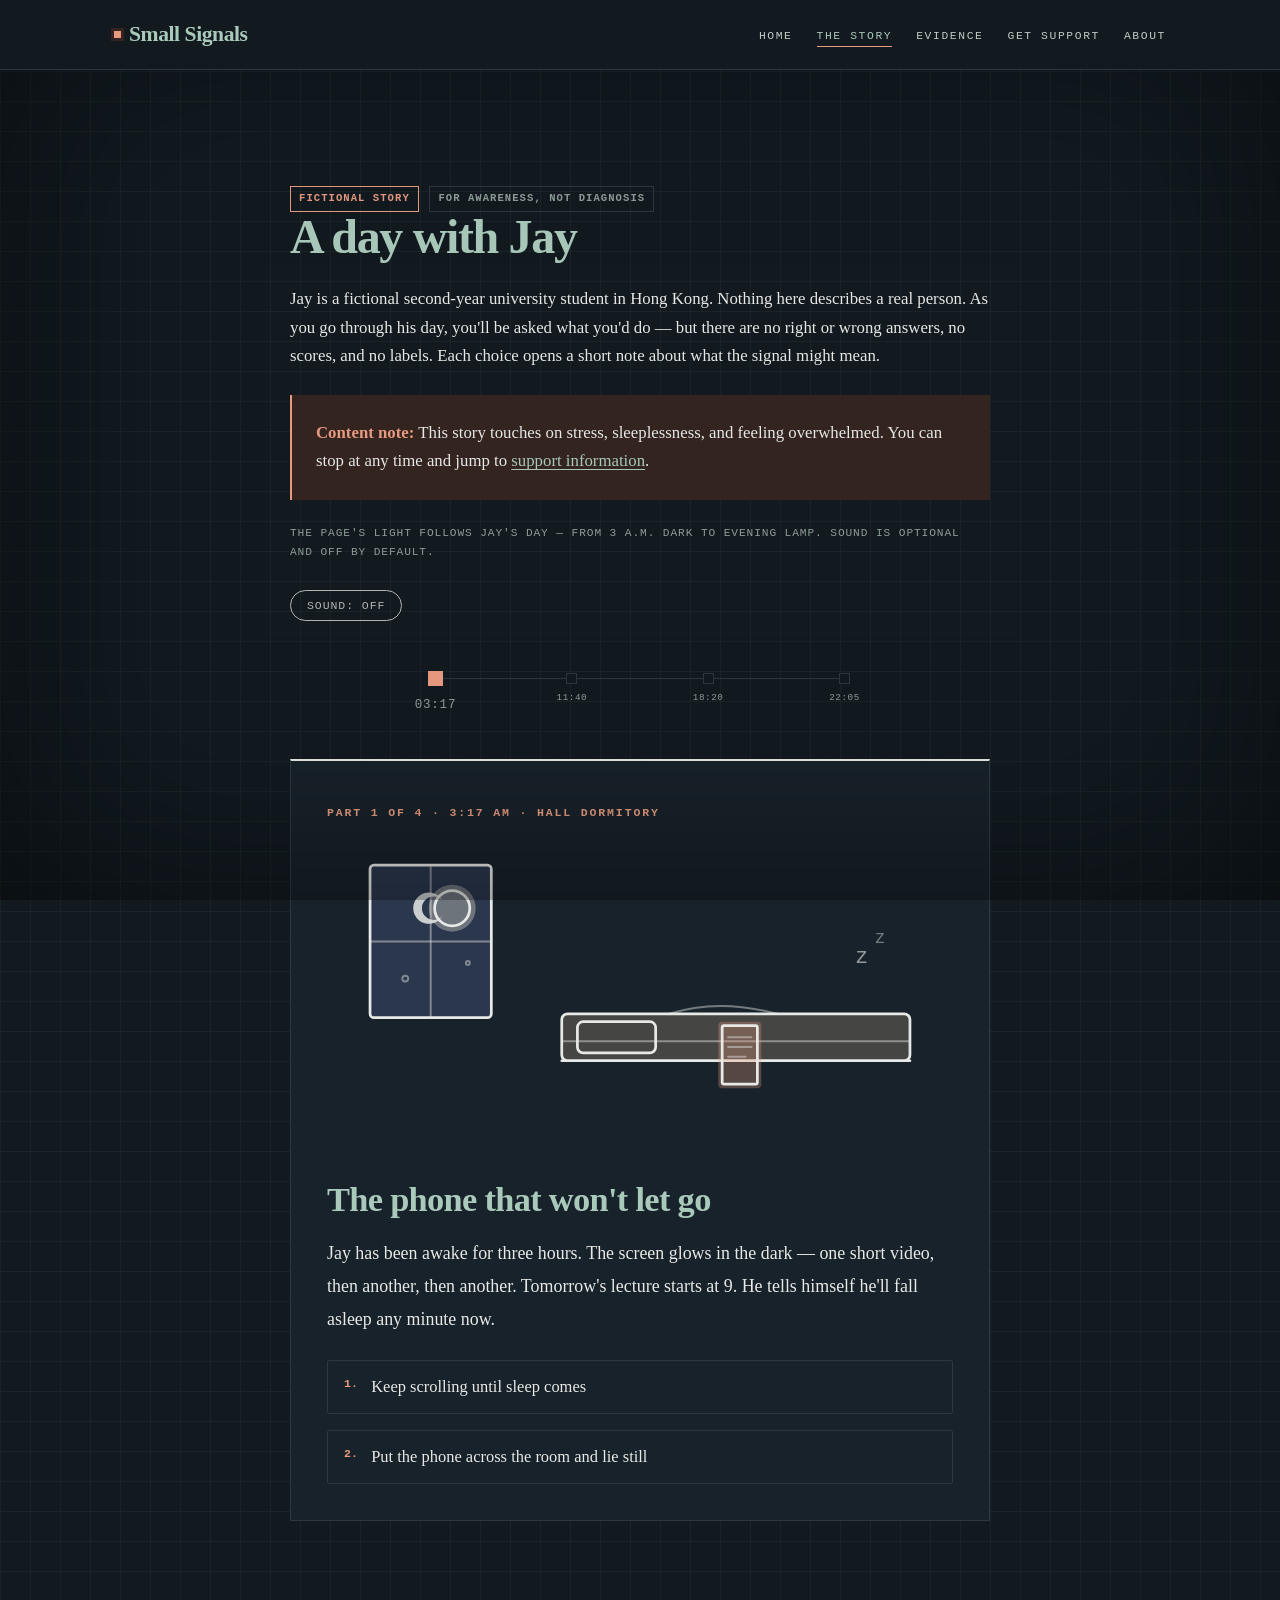
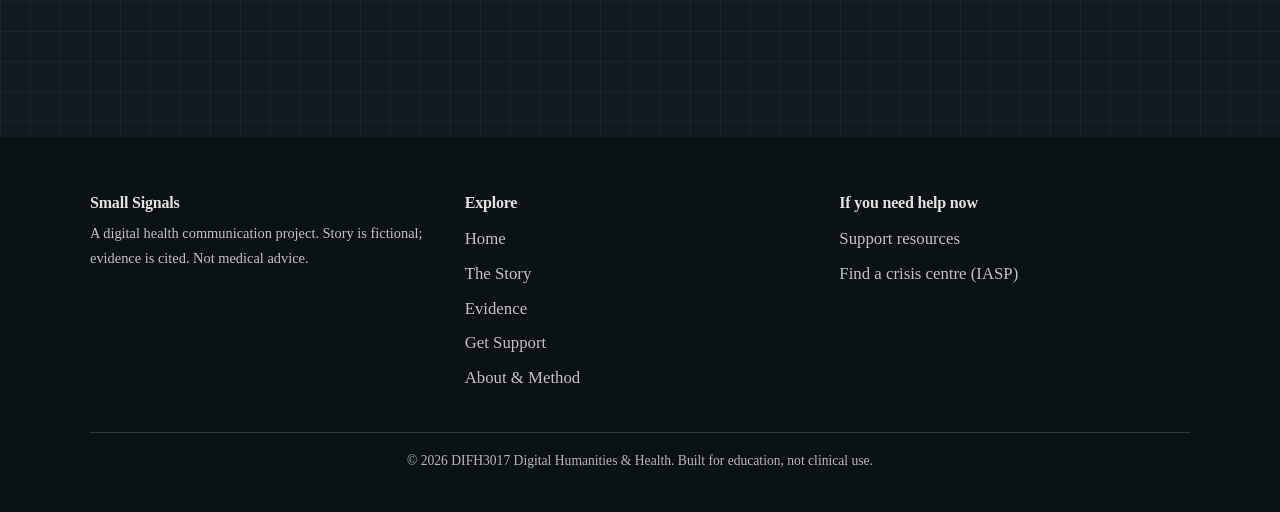
<file: story.html>
<!DOCTYPE html>
<html lang="en">
  <head>
    <meta charset="UTF-8" />
    <meta name="viewport" content="width=device-width, initial-scale=1.0" />
    <title>The Story — Small Signals</title>
    <meta
      name="description"
      content="Walk through an ordinary day with Jay, a fictional university student, and learn to recognise small stress signals."
    />
    <link rel="stylesheet" href="style.css" />
    <style>
      /* Each story card floats in as the light changes */
      .story-card{animation:cardIn .55s ease-out}
      @keyframes cardIn{from{opacity:0;transform:translateY(14px)}to{opacity:1;transform:none}}
      @media (prefers-reduced-motion:reduce){
        .story-card{animation:none}
      }
    </style>
  </head>
  <body data-light="morning">
    <a class="skip-link" href="#main">Skip to content</a>

    <header class="site-header">
      <nav class="nav" aria-label="Primary">
        <a href="index.html" class="nav-brand"
          ><span class="dot" aria-hidden="true"></span> Small Signals</a
        >
        <ul class="nav-links">
          <li><a href="index.html">Home</a></li>
          <li><a href="story.html" aria-current="page">The Story</a></li>
          <li><a href="evidence.html">Evidence</a></li>
          <li><a href="support.html">Get Support</a></li>
          <li><a href="about.html">About</a></li>
        </ul>
      </nav>
    </header>

    <main id="main">
      <section class="section" style="padding-bottom: var(--space-2)">
        <div class="prose">
          <span class="tag tag--coral">Fictional story</span>
          <span class="tag tag--muted">For awareness, not diagnosis</span>
          <h1>A day with Jay</h1>
          <p>
            Jay is a fictional second-year university student in Hong Kong.
            Nothing here describes a real person. As you go through his day,
            you'll be asked what you'd do — but there are no right or wrong
            answers, no scores, and no labels. Each choice opens a short note
            about what the signal might mean.
          </p>
          <div class="callout">
            <strong>Content note:</strong> This story touches on stress,
            sleeplessness, and feeling overwhelmed. You can stop at any time
            and jump to <a href="support.html">support information</a>.
          </div>
          <p class="mono-note">
            The page's light follows Jay's day — from 3 a.m. dark to evening
            lamp. Sound is optional and off by default.
          </p>
          <button
            id="sound-toggle"
            type="button"
            aria-pressed="false"
            style="margin-top:0.75rem;font-family:var(--font-mono);font-size:0.72rem;letter-spacing:0.08em;text-transform:uppercase;padding:0.5rem 1rem;border:1px solid currentColor;border-radius:999px;background:transparent;color:inherit;cursor:pointer;opacity:0.75;"
          >
            Sound: off
          </button>
        </div>
      </section>

      <section class="section" style="padding-top: 0; padding-bottom: var(--space-2)">
        <div class="progress-dots" id="progress-dots" aria-hidden="true"></div>
        <div id="live-region" class="sr-only" aria-live="polite"></div>
      </section>

      <section class="section" style="padding-top: 0">
        <div id="story-container"></div>
      </section>
    </main>

    <footer class="site-footer">
      <div class="footer-inner">
        <div class="footer-grid">
          <div>
            <h3>Small Signals</h3>
            <p style="font-size: 0.9rem; opacity: 0.85">
              A digital health communication project. Story is fictional;
              evidence is cited. Not medical advice.
            </p>
          </div>
          <div>
            <h3>Explore</h3>
            <a href="index.html">Home</a>
            <a href="story.html">The Story</a>
            <a href="evidence.html">Evidence</a>
            <a href="support.html">Get Support</a>
            <a href="about.html">About &amp; Method</a>
          </div>
          <div>
            <h3>If you need help now</h3>
            <a href="support.html">Support resources</a>
            <a href="https://www.iasp.info/resources/Crisis_Centres/" target="_blank" rel="noopener">Find a crisis centre (IASP)</a>
          </div>
        </div>
        <div class="footer-bottom">
          <p>© <span id="year">2026</span> DIFH3017 Digital Humanities &amp; Health. Built for education, not clinical use.</p>
        </div>
      </div>
    </footer>

    <script>
      const storyNodes = [
        {
          id: 1,
          time: "3:17 AM · Hall dormitory",
          clock: "03:17",
          light: "night",
          illustration: `
<svg viewBox="0 0 320 170" class="scene-art" aria-hidden="true">
  <defs>
    <style>
      .scene-art{width:100%;height:auto;display:block;margin:0 0 1.25rem}
      .scene-art .ln{stroke:currentColor;stroke-width:1.4;fill:none;stroke-linecap:round;stroke-linejoin:round}
      .scene-art .ln-s{stroke:currentColor;stroke-width:1;fill:none;stroke-linecap:round;opacity:.45}
      .scene-art .ph{fill:currentColor;opacity:.85}
      .scene-art .night-sky{fill:#3b4a6b;opacity:.55}
      .scene-art .moon-glow{fill:#e8e4d4;opacity:.35}
      .scene-art .phone-glow{fill:var(--coral);opacity:.3}
      .scene-art .bed-wood{fill:#8a7a6a;opacity:.4}
      /* Restless phone glow — uneven flicker, like doomscrolling at 3am */
      .scene-art .phone-glow{animation:phoneFlicker 2.3s ease-in-out infinite}
      @keyframes phoneFlicker{0%,100%{opacity:.18}30%{opacity:.42}55%{opacity:.25}75%{opacity:.38}}
      @media (prefers-reduced-motion:reduce){.scene-art *{animation:none!important}}
    </style>
  </defs>
  <rect x="22" y="20" width="62" height="78" class="night-sky" rx="2"/>
  <rect x="22" y="20" width="62" height="78" class="ln" rx="2"/>
  <line x1="53" y1="20" x2="53" y2="98" class="ln-s"/>
  <line x1="22" y1="59" x2="84" y2="59" class="ln-s"/>
  <circle cx="64" cy="42" r="12" class="moon-glow"/>
  <circle cx="64" cy="42" r="9" class="ln"/>
  <path d="M 59 38 a 8 8 0 1 0 0 8 a 6 6 0 1 1 0 -8 z" class="ph" opacity=".7"/>
  <circle cx="40" cy="78" r="1.5" class="ln-s" fill="currentColor"/>
  <circle cx="72" cy="70" r="1" class="ln-s" fill="currentColor"/>
  <rect x="120" y="96" width="178" height="24" class="bed-wood" rx="3"/>
  <line x1="120" y1="120" x2="298" y2="120" class="ln"/>
  <rect x="120" y="96" width="178" height="24" class="ln" rx="3"/>
  <path d="M 120 110 L 298 110" class="ln-s"/>
  <rect x="128" y="100" width="40" height="16" class="ln" rx="3"/>
  <path d="M 175 96 Q 200 88 230 96" class="ln-s"/>
  <rect x="200" y="100" width="22" height="34" rx="2" class="phone-glow"/>
  <rect x="202" y="102" width="18" height="30" rx="1" class="ln"/>
  <line x1="205" y1="108" x2="217" y2="108" class="ln-s"/>
  <line x1="205" y1="113" x2="217" y2="113" class="ln-s"/>
  <line x1="205" y1="118" x2="214" y2="118" class="ln-s"/>
  <text x="270" y="70" font-family="var(--font-mono)" font-size="11" fill="currentColor" opacity=".6">z</text>
  <text x="280" y="60" font-family="var(--font-mono)" font-size="9" fill="currentColor" opacity=".45">z</text>
</svg>
          `,
          title: "The phone that won't let go",
          text: "Jay has been awake for three hours. The screen glows in the dark — one short video, then another, then another. Tomorrow's lecture starts at 9. He tells himself he'll fall asleep any minute now.",
          choices: [
            { label: "Keep scrolling until sleep comes", insight: { title: "Why this makes it harder", body: "Blue light from phone screens can delay melatonin release, the hormone that helps you fall asleep. When you're already stressed, your body produces more cortisol, which also keeps you awake. It's not that you're 'bad at sleeping' — your brain is just getting mixed signals.", source: "CUHK & Mental Health Association survey, 2025" } },
            { label: "Put the phone across the room and lie still", insight: { title: "A small move that helps", body: "Putting the phone out of reach removes the biggest temptation. Even if you don't fall asleep right away, lying in the dark without a screen gives your brain a chance to wind down. Stress often shows up first as trouble sleeping — it's one of the most common early signals.", source: "Hong Kong university student trend study, Pan et al. 2025" } }
          ]
        },
        {
          id: 2,
          time: "11:40 AM · University library",
          clock: "11:40",
          light: "morning",
          illustration: `
<svg viewBox="0 0 320 170" class="scene-art" aria-hidden="true">
  <defs>
    <style>
      .scene-art{width:100%;height:auto;display:block;margin:0 0 1.25rem}
      .scene-art .ln{stroke:currentColor;stroke-width:1.4;fill:none;stroke-linecap:round;stroke-linejoin:round}
      .scene-art .ln-s{stroke:currentColor;stroke-width:1;fill:none;stroke-linecap:round;opacity:.45}
      .scene-art .ph{fill:currentColor;opacity:.85}
      .scene-art .sky{fill:#f5e6c8;opacity:.6}
      .scene-art .sun-rays{fill:#f0c868;opacity:.5}
      .scene-art .desk-wood{fill:#c9a87c;opacity:.4}
      .scene-art .book-page{fill:#f0e6d2;opacity:.6}
      .scene-art .coffee{fill:#6b4a2a;opacity:.35}
      /* Coffee steam drifts up and dissolves */
      .scene-art .steam{animation:steamRise 3.2s ease-in-out infinite}
      .scene-art .st2{animation-delay:1.6s}
      @keyframes steamRise{0%{opacity:0;transform:translateY(2px)}40%{opacity:.5}100%{opacity:0;transform:translateY(-9px)}}
      @media (prefers-reduced-motion:reduce){.scene-art *{animation:none!important}}
    </style>
  </defs>
  <rect x="22" y="18" width="60" height="70" class="sky" rx="2"/>
  <rect x="22" y="18" width="60" height="70" class="ln" rx="2"/>
  <line x1="52" y1="18" x2="52" y2="88" class="ln-s"/>
  <line x1="22" y1="53" x2="82" y2="53" class="ln-s"/>
  <circle cx="60" cy="38" r="10" class="sun-rays"/>
  <circle cx="60" cy="38" r="7" class="ln"/>
  <g class="ln">
    <line x1="60" y1="26" x2="60" y2="23"/>
    <line x1="60" y1="50" x2="60" y2="53"/>
    <line x1="48" y1="38" x2="45" y2="38"/>
    <line x1="72" y1="38" x2="75" y2="38"/>
  </g>
  <rect x="110" y="118" width="190" height="30" class="desk-wood"/>
  <line x1="110" y1="118" x2="300" y2="118" class="ln"/>
  <line x1="110" y1="118" x2="110" y2="148" class="ln"/>
  <line x1="300" y1="118" x2="300" y2="148" class="ln"/>
  <path d="M 140 118 L 140 92 Q 175 86 210 92 L 210 118 Z" class="book-page"/>
  <path d="M 140 118 L 140 92 Q 175 86 210 92 L 210 118 Z" class="ln"/>
  <path d="M 140 92 Q 175 98 210 92" class="ln"/>
  <line x1="175" y1="90" x2="175" y2="118" class="ln-s"/>
  <line x1="148" y1="100" x2="170" y2="100" class="ln-s"/>
  <line x1="148" y1="105" x2="170" y2="105" class="ln-s"/>
  <line x1="148" y1="110" x2="168" y2="110" class="ln-s"/>
  <line x1="180" y1="100" x2="202" y2="100" class="ln-s"/>
  <line x1="180" y1="105" x2="202" y2="105" class="ln-s"/>
  <line x1="225" y1="95" x2="255" y2="115" class="ln"/>
  <path d="M 225 95 l -6 4 l 3 5 z" class="ln"/>
  <path d="M 268 100 L 268 118 L 288 118 L 288 100 Z" class="ln"/>
  <rect x="268" y="104" width="20" height="14" class="coffee"/>
  <path d="M 288 104 Q 296 104 296 110 Q 296 116 288 116" class="ln"/>
  <path d="M 272 95 Q 275 91 278 95" class="ln-s steam st1"/>
  <path d="M 278 95 Q 281 91 284 95" class="ln-s steam st2"/>
  <line x1="100" y1="148" x2="310" y2="148" class="ln-s"/>
</svg>
          `,
          title: "The page that doesn't turn",
          text: "Jay has been staring at the same paragraph for almost an hour. The words are there but they don't stick. His eyes keep drifting to his phone. He feels annoyed with himself — other people seem to handle this fine.",
          choices: [
            { label: "Force yourself to keep reading for another hour", insight: { title: "Willpower isn't the problem", body: "When stress builds up, the part of your brain that handles focus and working memory gets crowded out. It's not laziness or lack of discipline — it's your nervous system saying it's overloaded. Pushing harder usually makes it worse. A separate 5.5-year cohort study (Pan et al., 2025) found that 49.4% of local university students were at risk of developing mental health problems.", source: "Pan et al., 2025 · N=960" } },
            { label: "Close the book and take a 10-minute walk outside", insight: { title: "Movement resets attention", body: "A short walk — even 10 minutes — gives your prefrontal cortex a break and lets your attention recover. It's not avoiding work; it's making the work actually possible when you come back. The 2025 CUHK survey specifically confirmed that even light, casual movement has a strong positive relationship with mental health.", source: "CUHK & Mental Health Association, 2025" } }
          ]
        },
        {
          id: 3,
          time: "6:20 PM · Campus corridor",
          clock: "18:20",
          light: "dusk",
          illustration: `
<svg viewBox="0 0 320 170" class="scene-art" aria-hidden="true">
  <defs>
    <style>
      .scene-art{width:100%;height:auto;display:block;margin:0 0 1.25rem}
      .scene-art .ln{stroke:currentColor;stroke-width:1.4;fill:none;stroke-linecap:round;stroke-linejoin:round}
      .scene-art .ln-s{stroke:currentColor;stroke-width:1;fill:none;stroke-linecap:round;opacity:.45}
      .scene-art .ph{fill:currentColor;opacity:.85}
      .scene-art .dusk-sky{fill:#e8b89a;opacity:.55}
      .scene-art .sunset{fill:#e07850;opacity:.45}
      .scene-art .phone-screen{fill:#f0c8b0;opacity:.5}
      .scene-art .coral-fill{fill:var(--coral);opacity:.7}
      /* Group-chat messages pop in one by one, then wait for a reply */
      .scene-art .msg{opacity:0;animation:msgIn .45s ease-out forwards}
      .scene-art .m1{animation-delay:.5s}
      .scene-art .m2{animation-delay:1.1s}
      .scene-art .m3{animation-delay:1.7s}
      @keyframes msgIn{from{opacity:0;transform:translateY(4px)}to{opacity:.85;transform:none}}
      @media (prefers-reduced-motion:reduce){.scene-art *{animation:none!important}.scene-art .msg{opacity:.85}}
    </style>
  </defs>
  <line x1="40" y1="30" x2="280" y2="86" class="ln"/>
  <line x1="40" y1="140" x2="280" y2="96" class="ln"/>
  <line x1="40" y1="30" x2="40" y2="140" class="ln"/>
  <rect x="250" y="74" width="40" height="34" class="dusk-sky" rx="1"/>
  <rect x="250" y="74" width="40" height="34" class="ln" rx="1"/>
  <path d="M 256 100 a 14 14 0 0 1 28 0 z" class="sunset"/>
  <path d="M 256 100 a 14 14 0 0 1 28 0 z" class="ln"/>
  <line x1="252" y1="100" x2="288" y2="100" class="ln"/>
  <line x1="90" y1="60" x2="90" y2="120" class="ln-s"/>
  <line x1="150" y1="72" x2="150" y2="108" class="ln-s"/>
  <line x1="200" y1="80" x2="200" y2="100" class="ln-s"/>
  <rect x="56" y="56" width="30" height="46" rx="2" class="ln"/>
  <rect x="60" y="60" width="22" height="38" rx="1" class="phone-screen"/>
  <rect x="60" y="60" width="22" height="38" rx="1" class="ln-s"/>
  <rect x="62" y="64" width="14" height="5" rx="1" class="coral-fill msg m1"/>
  <rect x="66" y="72" width="14" height="5" rx="1" class="coral-fill msg m2"/>
  <rect x="62" y="80" width="10" height="5" rx="1" class="coral-fill msg m3"/>
  <line x1="40" y1="140" x2="280" y2="140" class="ln-s"/>
</svg>
          `,
          title: "The message that's hard to answer",
          text: "A group chat lights up: friends are heading to dinner. Jay looks at the message. He likes these friends. But the thought of making conversation, of being 'on', feels heavy. He types 'maybe next time' and deletes it.",
          choices: [
            { label: "Say you're busy and go back to your room", insight: { title: "Withdrawal is a common signal", body: "When we're stressed, our brain often tells us to conserve energy — which can look like pulling away from people. But isolation tends to deepen the feeling of being overwhelmed. It's a pattern, not a personal failure. Jay isn't alone: many students report withdrawing socially when stress rises.", source: "Local student mental health research" } },
            { label: "Go even if you only stay for half an hour", insight: { title: "Connection doesn't have to be long", body: "You don't have to be the life of the party. Even 30 minutes of being around people — without pressure to perform — can remind your brain that you're not carrying things alone. Short, low-effort contact is better than complete isolation. Notice what feels possible, not what feels perfect.", source: "General mental health guidance" } }
          ]
        },
        {
          id: 4,
          time: "10:05 PM · Back at the desk",
          clock: "22:05",
          light: "evening",
          illustration: `
<svg viewBox="0 0 320 170" class="scene-art" aria-hidden="true">
  <defs>
    <style>
      .scene-art{width:100%;height:auto;display:block;margin:0 0 1.25rem}
      .scene-art .ln{stroke:currentColor;stroke-width:1.4;fill:none;stroke-linecap:round;stroke-linejoin:round}
      .scene-art .ln-s{stroke:currentColor;stroke-width:1;fill:none;stroke-linecap:round;opacity:.45}
      .scene-art .ph{fill:currentColor;opacity:.85}
      .scene-art .lamp-shade{fill:#e8c870;opacity:.5}
      .scene-art .lamp-glow{fill:#f0d890;opacity:.25}
      .scene-art .desk-wood{fill:#7a6a5a;opacity:.4}
      .scene-art .screen{fill:#a8c0d0;opacity:.35}
      .scene-art .coffee{fill:#6b4a2a;opacity:.4}
      /* Lamp glow breathes slowly; steam drifts — the calmest scene */
      .scene-art .lamp-glow{animation:lampBreathe 4.5s ease-in-out infinite alternate}
      @keyframes lampBreathe{from{opacity:.16}to{opacity:.34}}
      .scene-art .steam{animation:steamRise 3.6s ease-in-out infinite}
      .scene-art .st2{animation-delay:1.8s}
      @keyframes steamRise{0%{opacity:0;transform:translateY(2px)}40%{opacity:.45}100%{opacity:0;transform:translateY(-9px)}}
      @media (prefers-reduced-motion:reduce){.scene-art *{animation:none!important}}
    </style>
  </defs>
  <ellipse cx="90" cy="94" rx="30" ry="6" class="lamp-glow"/>
  <path d="M 70 40 L 110 40 L 102 70 L 78 70 Z" class="lamp-shade"/>
  <path d="M 70 40 L 110 40 L 102 70 L 78 70 Z" class="ln"/>
  <path d="M 78 70 L 80 92 L 100 92 L 102 70" class="ln"/>
  <ellipse cx="90" cy="94" rx="30" ry="6" class="ln"/>
  <line x1="90" y1="92" x2="90" y2="118" class="ln"/>
  <path d="M 70 118 L 110 118" class="ln"/>
  <rect x="150" y="86" width="80" height="32" class="ln" rx="2"/>
  <rect x="152" y="88" width="76" height="28" class="screen" rx="1"/>
  <line x1="150" y1="92" x2="230" y2="92" class="ln-s"/>
  <rect x="156" y="96" width="34" height="18" class="ln-s"/>
  <line x1="160" y1="101" x2="186" y2="101" class="ln-s"/>
  <line x1="160" y1="106" x2="182" y2="106" class="ln-s"/>
  <line x1="160" y1="111" x2="186" y2="111" class="ln-s"/>
  <path d="M 142 118 L 238 118 L 234 124 L 146 124 Z" class="ln"/>
  <rect x="40" y="124" width="260" height="26" class="desk-wood"/>
  <line x1="40" y1="124" x2="300" y2="124" class="ln"/>
  <line x1="40" y1="124" x2="40" y2="150" class="ln"/>
  <line x1="300" y1="124" x2="300" y2="150" class="ln"/>
  <path d="M 250 106 L 250 124 L 270 124 L 270 106 Z" class="ln"/>
  <rect x="250" y="112" width="20" height="12" class="coffee"/>
  <path d="M 270 110 Q 278 110 278 115 Q 278 120 270 120" class="ln"/>
  <path d="M 256 100 Q 258 96 256 92" class="ln-s steam st1"/>
  <path d="M 262 100 Q 264 96 262 92" class="ln-s steam st2"/>
</svg>
          `,
          title: "The email that's almost sent",
          text: "Jay opens the university counselling service webpage. He has the email drafted. He reads it again. 'I think I've been feeling more stressed than usual lately.' It sounds small. Maybe he should just handle it himself.",
          choices: [
            { label: "Close the tab — you can handle it alone", insight: { title: "You're not the only one hesitating", body: "In the 2025 CUHK survey, 55% of Hong Kong respondents said they would not — or were unsure if they would — seek professional help. The top reasons were 'too busy' and 'I believe I can cope on my own.' These reasons are understandable, but they also mean a lot of people carry more than they need to. Asking for help isn't a sign you've failed — it's a sign you're paying attention.", source: "CUHK & Mental Health Association, 2025 · N=2,695" } },
            { label: "Hit send — even one line is enough", insight: { title: "The first message doesn't have to be perfect", body: "You don't need to explain everything. A single line — 'I've been feeling more stressed than usual' — is enough to start. University counselling services are designed for this. It's common to feel nervous before a first appointment — counsellors expect that, and you don't need to have everything worked out before you go. Reaching out is normal, brave, and available to you.", source: "Campus mental health services in Hong Kong" } }
          ]
        }
      ];

      // Ambient soundscapes — generated with Web Audio, no audio files.
      // Off by default; starts only after the user opts in (browser autoplay policy).
      const SoundScapes = (() => {
        let ctx = null;
        let enabled = false;
        let current = null;
        let noiseBuffer = null;

        function ensureCtx() {
          if (!ctx) {
            ctx = new (window.AudioContext || window.webkitAudioContext)();
            const len = ctx.sampleRate * 2;
            noiseBuffer = ctx.createBuffer(1, len, ctx.sampleRate);
            const data = noiseBuffer.getChannelData(0);
            for (let i = 0; i < len; i++) data[i] = Math.random() * 2 - 1;
          }
          if (ctx.state === 'suspended') ctx.resume();
        }

        function noiseSource() {
          const src = ctx.createBufferSource();
          src.buffer = noiseBuffer;
          src.loop = true;
          return src;
        }

        function buildScape(kind) {
          const g = ctx.createGain();
          g.gain.value = 0;
          g.connect(ctx.destination);
          const sources = [];
          const target = 0.05;

          if (kind === 'night') {
            // Low restless hum + faint electrical hiss
            const osc = ctx.createOscillator();
            osc.type = 'sine';
            osc.frequency.value = 55;
            const og = ctx.createGain();
            og.gain.value = 0.5;
            osc.connect(og); og.connect(g);
            osc.start();
            sources.push(osc);
            const n = noiseSource();
            const hp = ctx.createBiquadFilter();
            hp.type = 'highpass'; hp.frequency.value = 3000;
            const ng = ctx.createGain(); ng.gain.value = 0.12;
            n.connect(hp); hp.connect(ng); ng.connect(g);
            n.start();
            sources.push(n);
          } else if (kind === 'morning') {
            // Soft library room tone
            const n = noiseSource();
            const lp = ctx.createBiquadFilter();
            lp.type = 'lowpass'; lp.frequency.value = 700;
            n.connect(lp); lp.connect(g);
            n.start();
            sources.push(n);
          } else if (kind === 'dusk') {
            // Open-air evening, slow wind movement
            const n = noiseSource();
            const bp = ctx.createBiquadFilter();
            bp.type = 'bandpass'; bp.frequency.value = 400; bp.Q.value = 0.6;
            n.connect(bp); bp.connect(g);
            const lfo = ctx.createOscillator();
            lfo.frequency.value = 0.15;
            const lg = ctx.createGain(); lg.gain.value = 120;
            lfo.connect(lg); lg.connect(bp.frequency);
            lfo.start();
            n.start();
            sources.push(n, lfo);
          } else {
            // evening — warm, near-silent low room tone
            const n = noiseSource();
            const lp = ctx.createBiquadFilter();
            lp.type = 'lowpass'; lp.frequency.value = 220;
            n.connect(lp); lp.connect(g);
            n.start();
            sources.push(n);
          }
          g.gain.linearRampToValueAtTime(target, ctx.currentTime + 1.2);
          return { gain: g, sources };
        }

        function stopCurrent() {
          if (!current) return;
          const c = current;
          current = null;
          c.gain.gain.cancelScheduledValues(ctx.currentTime);
          c.gain.gain.setValueAtTime(c.gain.gain.value, ctx.currentTime);
          c.gain.gain.linearRampToValueAtTime(0, ctx.currentTime + 0.6);
          setTimeout(() => {
            c.sources.forEach(s => { try { s.stop(); } catch (e) {} });
            c.gain.disconnect();
          }, 700);
        }

        return {
          play(kind) {
            if (!enabled || !ctx) return;
            stopCurrent();
            current = buildScape(kind);
          },
          toggle(kind) {
            enabled = !enabled;
            if (enabled) {
              ensureCtx();
              stopCurrent();
              current = buildScape(kind);
            } else if (ctx) {
              stopCurrent();
            }
            return enabled;
          }
        };
      })();

      let currentNode = 0;
      const container = document.getElementById('story-container');
      const progressDots = document.getElementById('progress-dots');
      const liveRegion = document.getElementById('live-region');

      function renderProgress() {
        progressDots.innerHTML = '';
        storyNodes.forEach((node, i) => {
          const dot = document.createElement('span');
          dot.className = 'progress-dot';
          dot.setAttribute('data-label', node.clock);
          if (i === currentNode) dot.classList.add('active');
          if (i < currentNode) dot.classList.add('done');
          progressDots.appendChild(dot);
        });
      }

      function renderNode(index) {
        const node = storyNodes[index];
        document.body.dataset.light = node.light;
        container.innerHTML = `
          <article class="story-card">
            <span class="time">Part ${index + 1} of ${storyNodes.length} · ${node.time}</span>
            ${node.illustration}
            <h2>${node.title}</h2>
            <p class="scene-text">${node.text}</p>
            <div class="choices">
              ${node.choices.map((c, i) => `
                <button class="choice-btn" data-choice="${i}">
                  <strong>${i + 1}.</strong> ${c.label}
                </button>
              `).join('')}
            </div>
          </article>
        `;
        container.querySelectorAll('.choice-btn').forEach(btn => {
          btn.addEventListener('click', () => {
            const choiceIdx = parseInt(btn.dataset.choice);
            showInsight(node, choiceIdx);
          });
        });
        liveRegion.textContent = `Part ${index + 1}: ${node.title}`;
        SoundScapes.play(node.light);
      }

      function showInsight(node, choiceIdx) {
        const choice = node.choices[choiceIdx];
        const card = container.querySelector('.story-card');
        const choicesEl = card.querySelector('.choices');
        card.querySelectorAll('.choice-btn').forEach((btn, i) => {
          btn.disabled = true;
          if (i === choiceIdx) {
            btn.style.borderColor = 'var(--green)';
            btn.style.background = 'var(--green-tint)';
          } else {
            btn.style.opacity = '0.5';
          }
        });
        const insight = document.createElement('div');
        insight.className = 'insight';
        insight.setAttribute('role', 'region');
        insight.innerHTML = `
          <h4>${choice.insight.title}</h4>
          <p>${choice.insight.body}</p>
          <a class="data-tag" href="evidence.html" title="${choice.insight.source}">Where this comes from &rarr;</a>
        `;
        choicesEl.after(insight);
        const isLast = currentNode === storyNodes.length - 1;
        const continueRow = document.createElement('div');
        continueRow.className = 'continue-row';
        if (isLast) {
          continueRow.innerHTML = `
            <p class="story-outro">Jay's day is just one story. If parts of it felt familiar, you don't have to figure it out alone.</p>
            <a href="support.html" class="btn btn--primary btn--wide">Get support &rarr;</a>
            <a href="evidence.html" class="btn btn--ghost" style="margin-left: 0.5rem">Read the evidence</a>
          `;
        } else {
          continueRow.innerHTML = `<button class="btn btn--primary" id="continue-btn">Continue →</button>`;
        }
        insight.after(continueRow);
        if (!isLast) {
          document.getElementById('continue-btn').addEventListener('click', () => {
            currentNode++;
            renderProgress();
            renderNode(currentNode);
            container.scrollIntoView({ behavior: 'smooth', block: 'start' });
          });
        }
      }

      const soundBtn = document.getElementById('sound-toggle');
      soundBtn.addEventListener('click', () => {
        const on = SoundScapes.toggle(storyNodes[currentNode].light);
        soundBtn.textContent = on ? 'Sound: on' : 'Sound: off';
        soundBtn.setAttribute('aria-pressed', String(on));
        soundBtn.style.opacity = on ? '1' : '0.75';
      });

      renderProgress();
      renderNode(0);
      requestAnimationFrame(() => {
        requestAnimationFrame(() => {
          document.body.classList.add('is-lit');
        });
      });
    </script>
    <script src="script.js"></script>
  </body>
</html>
</file>
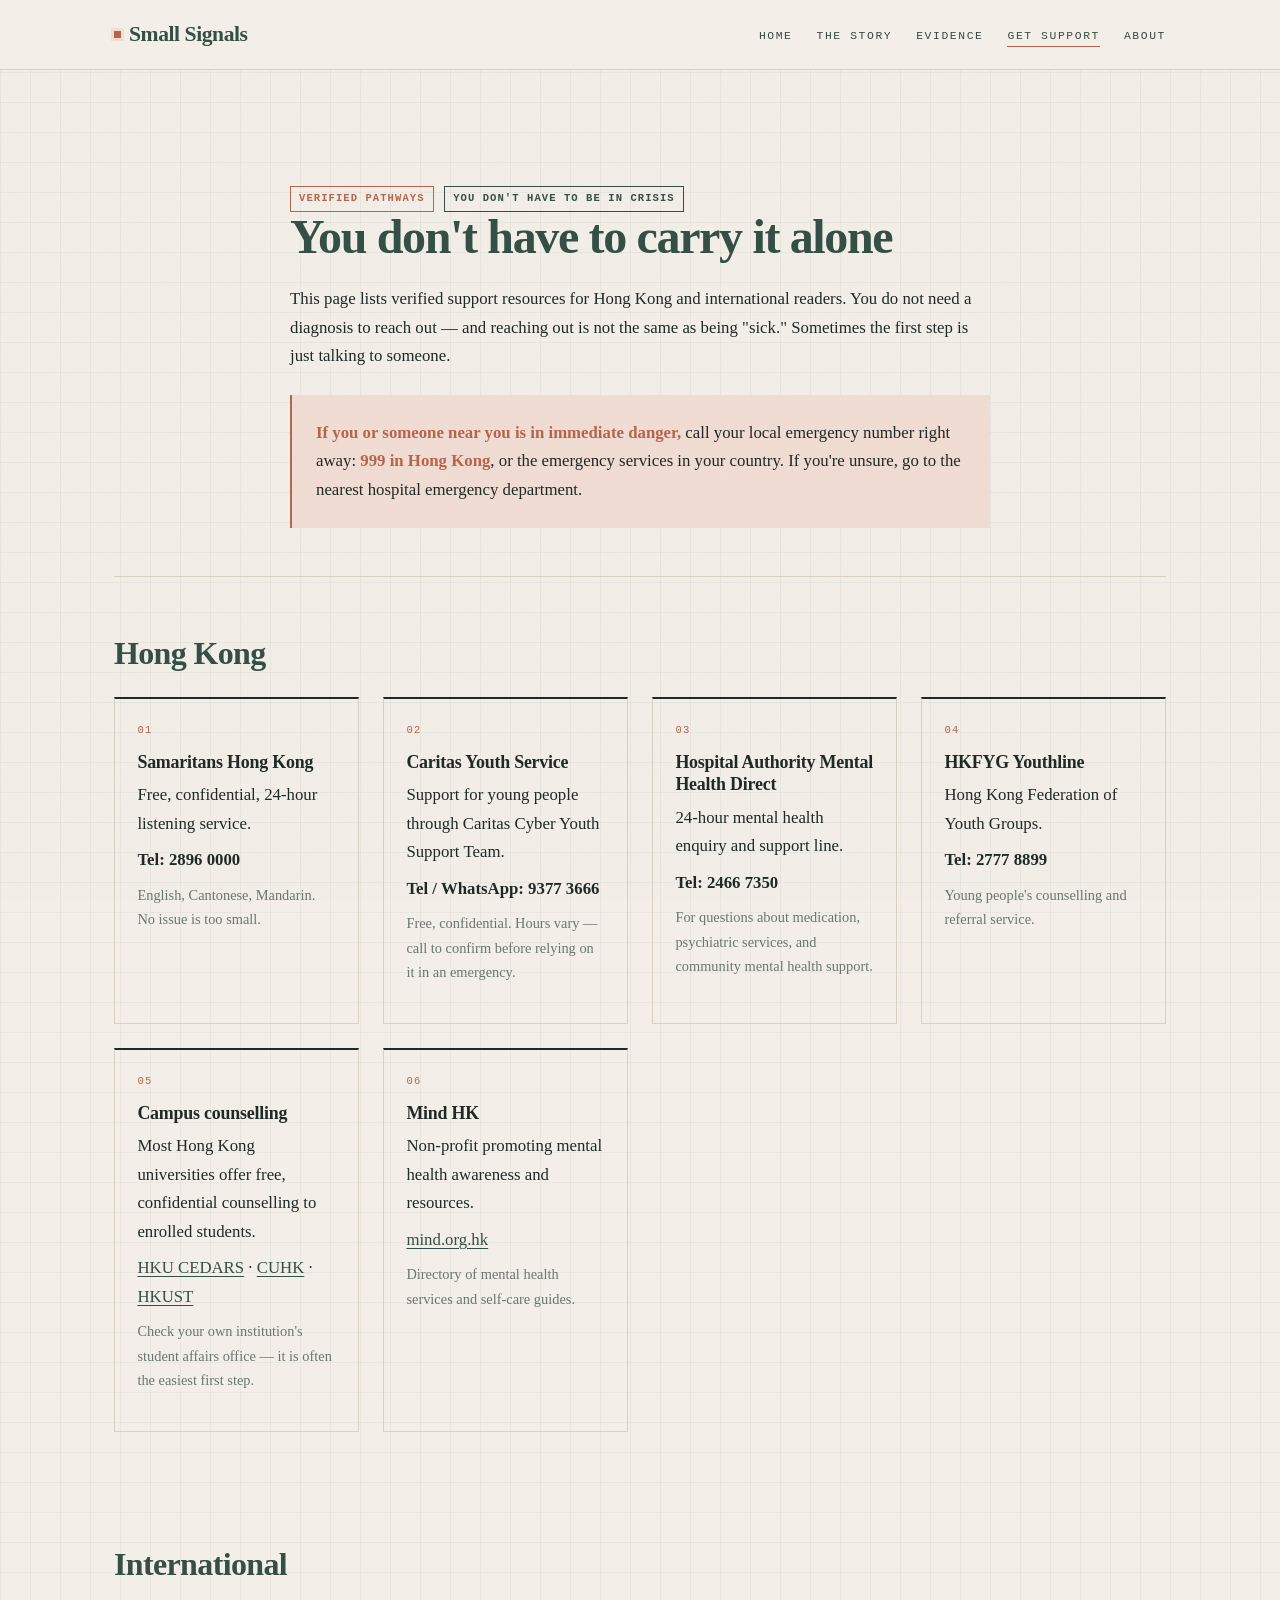
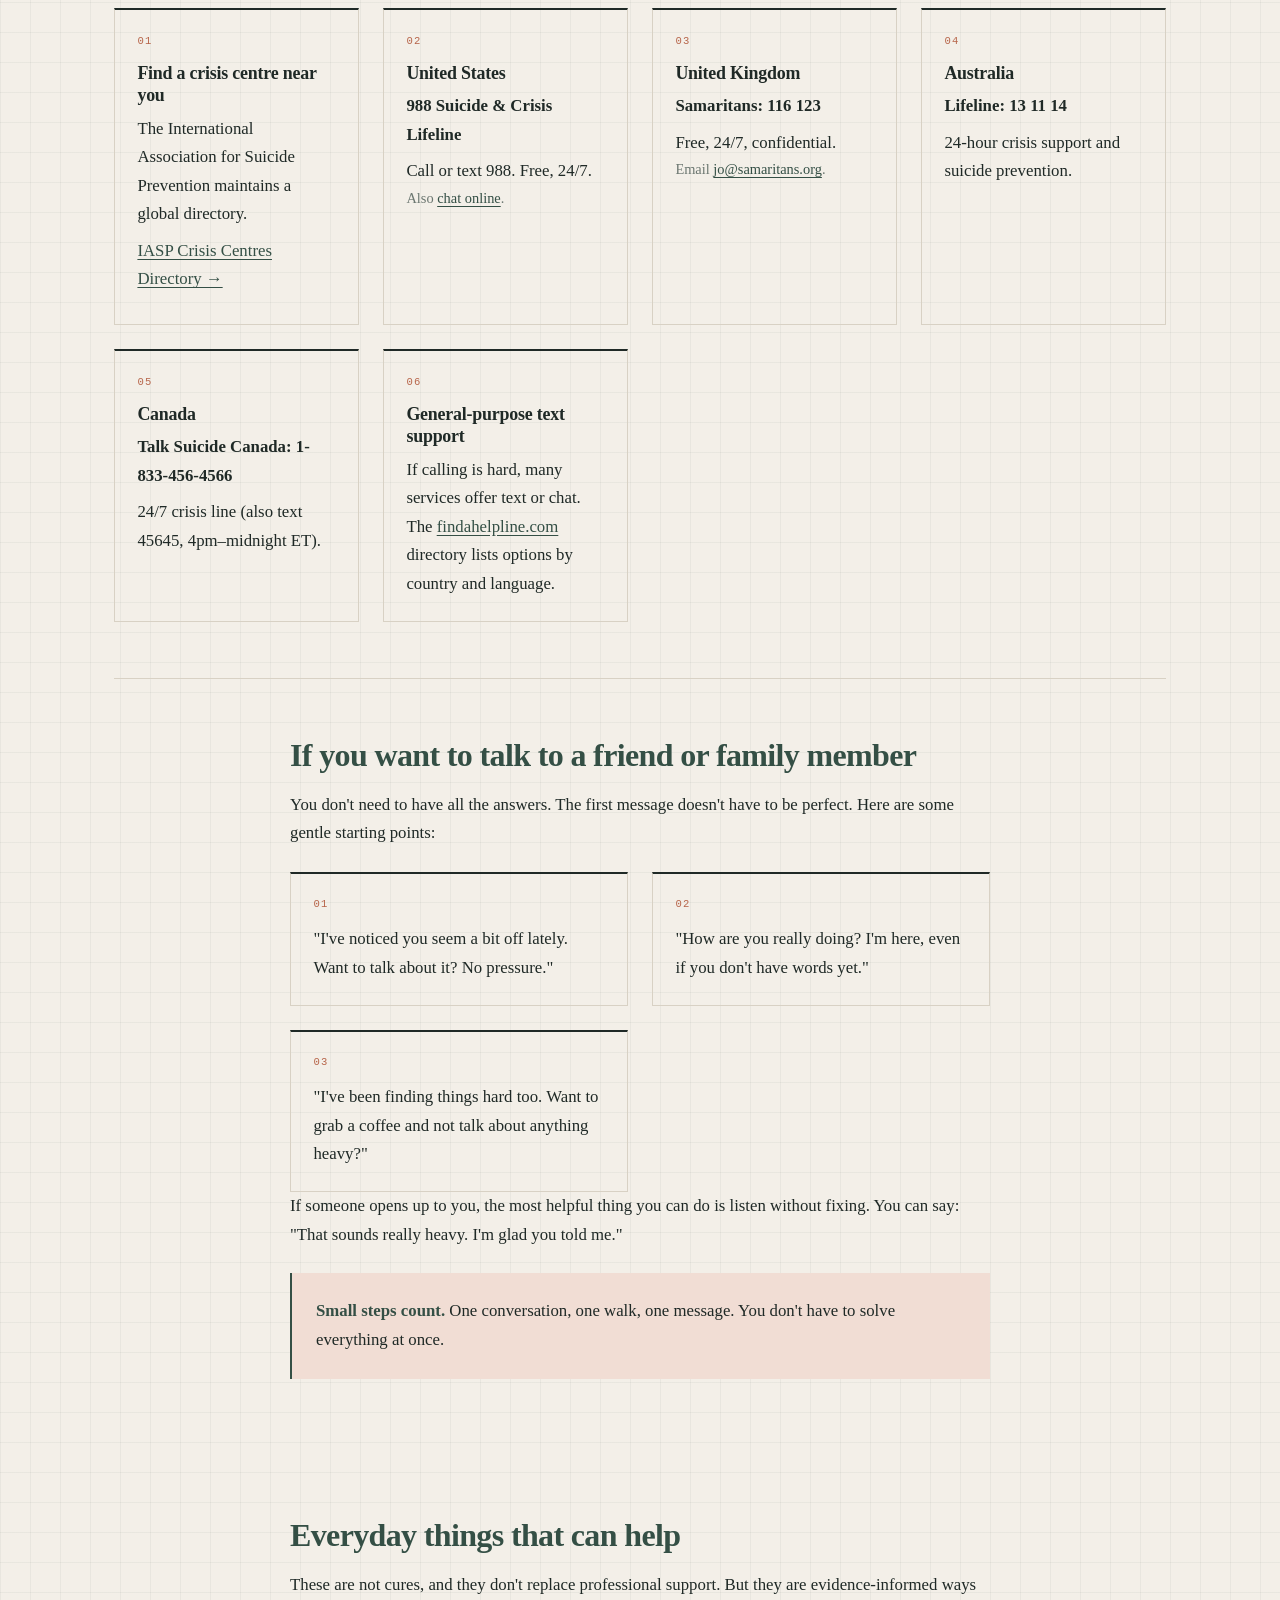
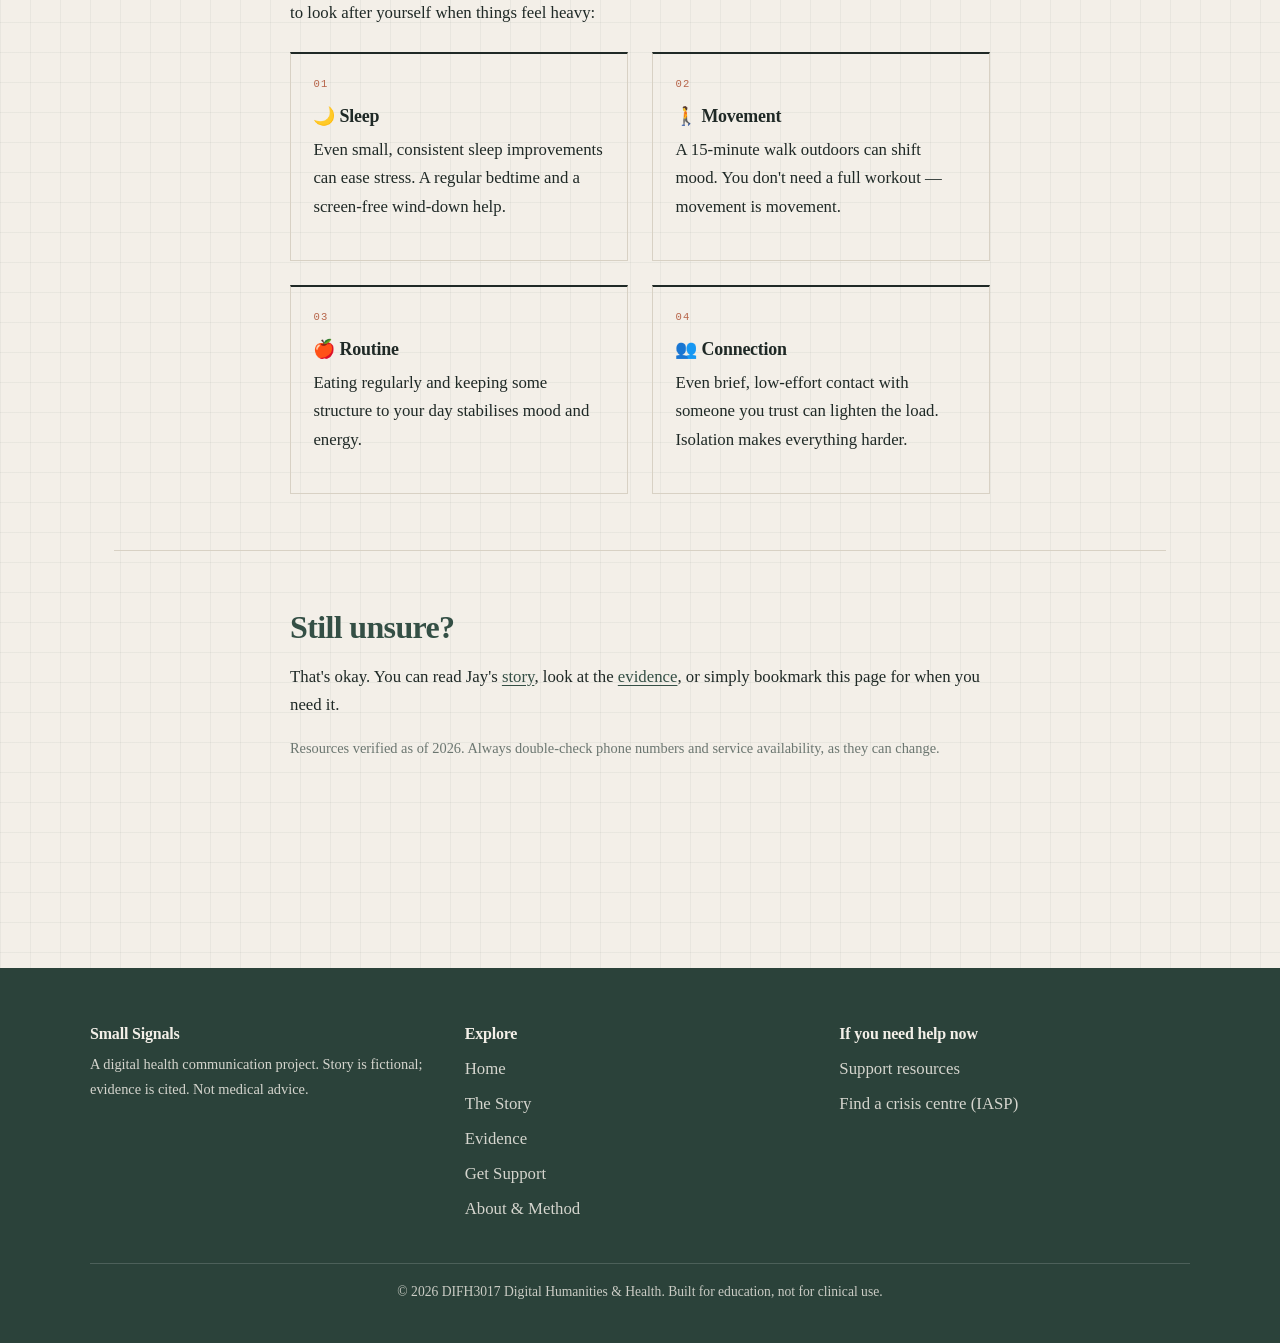
<file: support.html>
<!DOCTYPE html>
<html lang="en">
  <head>
    <meta charset="UTF-8" />
    <meta name="viewport" content="width=device-width, initial-scale=1.0" />
    <title>Get Support — Small Signals</title>
    <meta
      name="description"
      content="Verified support pathways for Hong Kong and international readers. Emergency, hotlines, and low-barrier options."
    />
    <link rel="stylesheet" href="style.css" />
  </head>
  <body>
    <a class="skip-link" href="#main">Skip to content</a>

    <header class="site-header">
      <nav class="nav" aria-label="Primary">
        <a href="index.html" class="nav-brand"
          ><span class="dot" aria-hidden="true"></span> Small Signals</a
        >
        <ul class="nav-links">
          <li><a href="index.html">Home</a></li>
          <li><a href="story.html">The Story</a></li>
          <li><a href="evidence.html">Evidence</a></li>
          <li><a href="support.html">Get Support</a></li>
          <li><a href="about.html">About</a></li>
        </ul>
      </nav>
    </header>

    <main id="main">
      <section class="section" style="padding-bottom: var(--space-3)">
        <div class="prose">
          <span class="tag tag--coral">Verified pathways</span>
          <span class="tag">You don't have to be in crisis</span>
          <h1>You don't have to carry it alone</h1>
          <p>
            This page lists verified support resources for Hong Kong and
            international readers. You do not need a diagnosis to reach out —
            and reaching out is not the same as being "sick." Sometimes the
            first step is just talking to someone.
          </p>
          <div class="callout">
            <strong>If you or someone near you is in immediate danger,</strong>
            call your local emergency number right away:
            <strong>999 in Hong Kong</strong>, or the emergency services in your
            country. If you're unsure, go to the nearest hospital emergency
            department.
          </div>
        </div>
      </section>

      <!-- HONG KONG -->
      <section class="section section--alt">
        <h2 style="text-align: center">Hong Kong</h2>
        <div class="card-grid">
          <div class="card">
            <h3>Samaritans Hong Kong</h3>
            <p style="margin: 0">Free, confidential, 24-hour listening service.</p>
            <p style="margin: 0.5rem 0"><strong>Tel: 2896 0000</strong></p>
            <p style="font-size: 0.9rem; color: var(--muted)">
              English, Cantonese, Mandarin. No issue is too small.
            </p>
          </div>

          <div class="card">
            <h3>Caritas Youth Service</h3>
            <p style="margin: 0">
              Support for young people through Caritas Cyber Youth Support Team.
            </p>
            <p style="margin: 0.5rem 0"><strong>Tel / WhatsApp: 9377 3666</strong></p>
            <p style="font-size: 0.9rem; color: var(--muted)">
              Free, confidential. Hours vary — call to confirm before relying
              on it in an emergency.
            </p>
          </div>

          <div class="card">
            <h3>Hospital Authority Mental Health Direct</h3>
            <p style="margin: 0">
              24-hour mental health enquiry and support line.
            </p>
            <p style="margin: 0.5rem 0"><strong>Tel: 2466 7350</strong></p>
            <p style="font-size: 0.9rem; color: var(--muted)">
              For questions about medication, psychiatric services, and
              community mental health support.
            </p>
          </div>

          <div class="card">
            <h3>HKFYG Youthline</h3>
            <p style="margin: 0">Hong Kong Federation of Youth Groups.</p>
            <p style="margin: 0.5rem 0"><strong>Tel: 2777 8899</strong></p>
            <p style="font-size: 0.9rem; color: var(--muted)">
              Young people's counselling and referral service.
            </p>
          </div>

          <div class="card">
            <h3>Campus counselling</h3>
            <p style="margin: 0">
              Most Hong Kong universities offer free, confidential counselling
              to enrolled students.
            </p>
            <p style="margin: 0.5rem 0">
              <a
                href="https://www.cedars.hku.hk/"
                target="_blank"
                rel="noopener"
                >HKU CEDARS</a
              >
              ·
              <a
                href="https://www.osa.cuhk.edu.hk/"
                target="_blank"
                rel="noopener"
                >CUHK</a
              >
              ·
              <a
                href="https://www.ust.hk/students"
                target="_blank"
                rel="noopener"
                >HKUST</a
              >
            </p>
            <p style="font-size: 0.9rem; color: var(--muted)">
              Check your own institution's student affairs office — it is often
              the easiest first step.
            </p>
          </div>

          <div class="card">
            <h3>Mind HK</h3>
            <p style="margin: 0">
              Non-profit promoting mental health awareness and resources.
            </p>
            <p style="margin: 0.5rem 0">
              <a href="https://www.mind.org.hk/" target="_blank" rel="noopener"
                >mind.org.hk</a
              >
            </p>
            <p style="font-size: 0.9rem; color: var(--muted)">
              Directory of mental health services and self-care guides.
            </p>
          </div>
        </div>
      </section>

      <!-- INTERNATIONAL -->
      <section class="section">
        <h2 style="text-align: center">International</h2>
        <div class="card-grid">
          <div class="card">
            <h3>Find a crisis centre near you</h3>
            <p style="margin: 0">
              The International Association for Suicide Prevention maintains a
              global directory.
            </p>
            <p style="margin: 0.5rem 0">
              <a
                href="https://www.iasp.info/resources/Crisis_Centres/"
                target="_blank"
                rel="noopener"
                >IASP Crisis Centres Directory →</a
              >
            </p>
          </div>

          <div class="card">
            <h3>United States</h3>
            <p style="margin: 0.5rem 0"><strong>988 Suicide &amp; Crisis Lifeline</strong></p>
            <p style="margin: 0">Call or text 988. Free, 24/7.</p>
            <p style="font-size: 0.9rem; color: var(--muted)">
              Also
              <a
                href="https://988lifeline.org/chat/"
                target="_blank"
                rel="noopener"
                >chat online</a
              >.
            </p>
          </div>

          <div class="card">
            <h3>United Kingdom</h3>
            <p style="margin: 0.5rem 0"><strong>Samaritans: 116 123</strong></p>
            <p style="margin: 0">Free, 24/7, confidential.</p>
            <p style="font-size: 0.9rem; color: var(--muted)">
              Email
              <a href="mailto:jo@samaritans.org">jo@samaritans.org</a>.
            </p>
          </div>

          <div class="card">
            <h3>Australia</h3>
            <p style="margin: 0.5rem 0">
              <strong>Lifeline: 13 11 14</strong>
            </p>
            <p style="margin: 0">24-hour crisis support and suicide prevention.</p>
          </div>

          <div class="card">
            <h3>Canada</h3>
            <p style="margin: 0.5rem 0">
              <strong>Talk Suicide Canada: 1-833-456-4566</strong>
            </p>
            <p style="margin: 0">24/7 crisis line (also text 45645, 4pm–midnight ET).</p>
          </div>

          <div class="card">
            <h3>General-purpose text support</h3>
            <p style="margin: 0">
              If calling is hard, many services offer text or chat. The
              <a
                href="https://findahelpline.com/"
                target="_blank"
                rel="noopener"
                >findahelpline.com</a
              >
              directory lists options by country and language.
            </p>
          </div>
        </div>
      </section>

      <!-- HOW TO TALK TO SOMEONE -->
      <section class="section section--alt">
        <div class="prose">
          <h2>If you want to talk to a friend or family member</h2>
          <p>
            You don't need to have all the answers. The first message doesn't
            have to be perfect. Here are some gentle starting points:
          </p>
          <div class="card-grid">
            <div class="card">
              <p style="margin: 0">
                "I've noticed you seem a bit off lately. Want to talk about it?
                No pressure."
              </p>
            </div>
            <div class="card">
              <p style="margin: 0">
                "How are you really doing? I'm here, even if you don't have
                words yet."
              </p>
            </div>
            <div class="card">
              <p style="margin: 0">
                "I've been finding things hard too. Want to grab a coffee and
                not talk about anything heavy?"
              </p>
            </div>
          </div>
          <p>
            If someone opens up to you, the most helpful thing you can do is
            listen without fixing. You can say: "That sounds really heavy. I'm
            glad you told me."
          </p>
          <div class="callout callout--green">
            <strong>Small steps count.</strong> One conversation, one walk, one
            message. You don't have to solve everything at once.
          </div>
        </div>
      </section>

      <!-- SELF-CARE -->
      <section class="section">
        <div class="prose">
          <h2>Everyday things that can help</h2>
          <p>
            These are not cures, and they don't replace professional support.
            But they are evidence-informed ways to look after yourself when
            things feel heavy:
          </p>
          <div class="card-grid">
            <div class="card">
              <h3>🌙 Sleep</h3>
              <p>
                Even small, consistent sleep improvements can ease stress. A
                regular bedtime and a screen-free wind-down help.
              </p>
            </div>
            <div class="card">
              <h3>🚶 Movement</h3>
              <p>
                A 15-minute walk outdoors can shift mood. You don't need a full
                workout — movement is movement.
              </p>
            </div>
            <div class="card">
              <h3>🍎 Routine</h3>
              <p>
                Eating regularly and keeping some structure to your day
                stabilises mood and energy.
              </p>
            </div>
            <div class="card">
              <h3>👥 Connection</h3>
              <p>
                Even brief, low-effort contact with someone you trust can lighten
                the load. Isolation makes everything harder.
              </p>
            </div>
          </div>
        </div>
      </section>

      <section class="section section--alt" style="text-align: center">
        <div class="prose" style="margin: 0 auto">
          <h2>Still unsure?</h2>
          <p>
            That's okay. You can read Jay's <a href="story.html">story</a>,
            look at the <a href="evidence.html">evidence</a>, or simply bookmark
            this page for when you need it.
          </p>
          <p style="font-size: 0.9rem; color: var(--muted)">
            Resources verified as of 2026. Always double-check phone numbers and
            service availability, as they can change.
          </p>
        </div>
      </section>
    </main>

    <footer class="site-footer">
      <div class="footer-inner">
        <div class="footer-grid">
          <div>
            <h3>Small Signals</h3>
            <p style="font-size: 0.9rem; opacity: 0.85">
              A digital health communication project. Story is fictional;
              evidence is cited. Not medical advice.
            </p>
          </div>
          <div>
            <h3>Explore</h3>
            <a href="index.html">Home</a>
            <a href="story.html">The Story</a>
            <a href="evidence.html">Evidence</a>
            <a href="support.html">Get Support</a>
            <a href="about.html">About &amp; Method</a>
          </div>
          <div>
            <h3>If you need help now</h3>
            <a href="support.html">Support resources</a>
            <a
              href="https://www.iasp.info/resources/Crisis_Centres/"
              target="_blank"
              rel="noopener"
              >Find a crisis centre (IASP)</a
            >
          </div>
        </div>
        <div class="footer-bottom">
          <p>
            © <span id="year">2026</span> DIFH3017 Digital Humanities &amp;
            Health. Built for education, not for clinical use.
          </p>
        </div>
      </div>
    </footer>

    <script src="script.js"></script>
  </body>
</html>
    </footer>

    <script src="script.js"></script>
  </body>
</html>
</file>
<file: style.css>
/* =========================================================
   DIFH3017 — Mental Health Communication Website
   Design tokens: warm paper, deep green, restrained coral
   ========================================================= */

:root {
  --paper: #f3efe8;
  --paper-2: #ebe5db;
  --ink: #1f2926;
  --ink-soft: #3a4742;
  --muted: #6b7670;
  --green: #344f45;
  --green-soft: #5a7a6e;
  --green-tint: #dfe6e1;
  --coral: #b7654a;
  --coral-soft: #d3927d;
  --coral-tint: #f1ddd4;
  --line: #d8d1c4;
  --white: #fffdf8;

  --space-1: 0.5rem;
  --space-2: 1rem;
  --space-3: 1.5rem;
  --space-4: 2.25rem;
  --space-5: 3.5rem;
  --space-6: 5rem;

  --radius: 14px;
  --radius-sm: 8px;

  --shadow: 0 4px 24px rgba(31, 41, 38, 0.08);

  --font-serif: "Georgia", "Times New Roman", serif;
  --font-sans: -apple-system, BlinkMacSystemFont, "Segoe UI", "Helvetica Neue",
    Arial, sans-serif;

  --maxw: 1100px;
  --maxw-prose: 700px;
}

*,
*::before,
*::after {
  box-sizing: border-box;
}

html {
  scroll-behavior: smooth;
}

body {
  margin: 0;
  font-family: var(--font-sans);
  font-size: 1.05rem;
  line-height: 1.7;
  color: var(--ink);
  background: var(--paper);
  -webkit-font-smoothing: antialiased;
}

h1,
h2,
h3,
h4 {
  font-family: var(--font-serif);
  color: var(--green);
  line-height: 1.25;
  margin-top: 0;
}

h1 {
  font-size: clamp(2rem, 5vw, 3rem);
  margin-bottom: var(--space-3);
}

h2 {
  font-size: clamp(1.5rem, 3vw, 2rem);
  margin-bottom: var(--space-2);
}

h3 {
  font-size: 1.25rem;
  color: var(--ink);
  margin-bottom: var(--space-1);
}

p {
  margin: 0 0 var(--space-2);
}

a {
  color: var(--green);
  text-decoration: underline;
  text-underline-offset: 3px;
}

a:hover {
  color: var(--coral);
}

/* ---------- Skip link ---------- */
.skip-link {
  position: absolute;
  left: -9999px;
  top: 0;
  background: var(--green);
  color: var(--paper);
  padding: 0.75rem 1.25rem;
  z-index: 1000;
  border-radius: 0 0 var(--radius-sm) 0;
}

.skip-link:focus {
  left: 0;
}

/* ---------- Header / Nav ---------- */
.site-header {
  background: var(--paper);
  border-bottom: 1px solid var(--line);
  position: sticky;
  top: 0;
  z-index: 100;
}

.nav {
  max-width: var(--maxw);
  margin: 0 auto;
  padding: var(--space-2) var(--space-3);
  display: flex;
  align-items: center;
  justify-content: space-between;
  flex-wrap: wrap;
  gap: var(--space-2);
}

.nav-brand {
  font-family: var(--font-serif);
  font-size: 1.25rem;
  font-weight: 700;
  color: var(--green);
  text-decoration: none;
  display: flex;
  align-items: center;
  gap: 0.5rem;
}

.nav-brand .dot {
  display: inline-block;
  width: 10px;
  height: 10px;
  border-radius: 50%;
  background: var(--coral);
}

.nav-links {
  display: flex;
  gap: var(--space-3);
  list-style: none;
  margin: 0;
  padding: 0;
  flex-wrap: wrap;
}

.nav-links a {
  text-decoration: none;
  color: var(--ink-soft);
  font-weight: 500;
  font-size: 0.95rem;
  padding: 0.25rem 0;
  border-bottom: 2px solid transparent;
}

.nav-links a:hover,
.nav-links a.active {
  color: var(--green);
  border-bottom-color: var(--coral);
}

/* ---------- Layout ---------- */
main {
  max-width: var(--maxw);
  margin: 0 auto;
  padding: var(--space-5) var(--space-3);
}

.prose {
  max-width: var(--maxw-prose);
  margin: 0 auto;
}

.section {
  padding: var(--space-5) 0;
}

.section--alt {
  background: var(--paper-2);
  border-top: 1px solid var(--line);
  border-bottom: 1px solid var(--line);
}

/* ---------- Hero ---------- */
.hero {
  padding: var(--space-6) 0 var(--space-5);
  text-align: center;
}

.hero .eyebrow {
  display: inline-block;
  font-size: 0.85rem;
  letter-spacing: 0.15em;
  text-transform: uppercase;
  color: var(--coral);
  font-weight: 600;
  margin-bottom: var(--space-2);
}

.hero h1 {
  max-width: 16ch;
  margin-left: auto;
  margin-right: auto;
}

.hero .lede {
  font-size: 1.2rem;
  color: var(--ink-soft);
  max-width: 55ch;
  margin: 0 auto var(--space-4);
}

/* ---------- Buttons ---------- */
.btn {
  display: inline-block;
  padding: 0.85rem 1.75rem;
  border-radius: var(--radius-sm);
  font-weight: 600;
  text-decoration: none;
  border: 2px solid transparent;
  cursor: pointer;
  font-size: 1rem;
  transition: background 0.2s, color 0.2s, border-color 0.2s;
  font-family: var(--font-sans);
}

.btn--primary {
  background: var(--green);
  color: var(--paper);
}

.btn--primary:hover {
  background: var(--coral);
  color: var(--paper);
}

.btn--ghost {
  background: transparent;
  color: var(--green);
  border-color: var(--green);
}

.btn--ghost:hover {
  background: var(--green);
  color: var(--paper);
}

.btn-group {
  display: flex;
  gap: var(--space-2);
  flex-wrap: wrap;
  justify-content: center;
}

/* ---------- Cards ---------- */
.card-grid {
  display: grid;
  grid-template-columns: repeat(auto-fit, minmax(260px, 1fr));
  gap: var(--space-3);
  margin-top: var(--space-3);
}

.card {
  background: var(--white);
  border: 1px solid var(--line);
  border-radius: var(--radius);
  padding: var(--space-3);
  box-shadow: var(--shadow);
}

.card .icon {
  font-size: 1.75rem;
  margin-bottom: var(--space-1);
}

/* ---------- Tag / label ---------- */
.tag {
  display: inline-block;
  font-size: 0.78rem;
  font-weight: 600;
  letter-spacing: 0.05em;
  padding: 0.2rem 0.7rem;
  border-radius: 999px;
  background: var(--green-tint);
  color: var(--green);
  margin-right: 0.4rem;
}

.tag--coral {
  background: var(--coral-tint);
  color: var(--coral);
}

.tag--muted {
  background: var(--paper-2);
  color: var(--muted);
}

/* ---------- Evidence ---------- */
.stat-grid {
  display: grid;
  grid-template-columns: repeat(auto-fit, minmax(200px, 1fr));
  gap: var(--space-3);
  margin: var(--space-3) 0;
}

.stat {
  background: var(--white);
  border: 1px solid var(--line);
  border-left: 4px solid var(--green);
  border-radius: var(--radius);
  padding: var(--space-3);
  text-align: center;
}

.stat .number {
  font-family: var(--font-serif);
  font-size: 2.5rem;
  font-weight: 700;
  color: var(--green);
  line-height: 1;
  display: block;
  margin-bottom: 0.5rem;
}

.stat .label {
  font-size: 0.9rem;
  color: var(--ink-soft);
}

.stat .caveat {
  font-size: 0.78rem;
  color: var(--muted);
  margin-top: 0.5rem;
  display: block;
}

/* ---------- Story ---------- */
.story-nav {
  display: flex;
  gap: var(--space-1);
  flex-wrap: wrap;
  justify-content: center;
  margin: var(--space-3) 0;
}

.story-nav button {
  background: var(--white);
  border: 1px solid var(--line);
  color: var(--ink-soft);
  padding: 0.5rem 1rem;
  border-radius: 999px;
  cursor: pointer;
  font-size: 0.9rem;
  font-family: var(--font-sans);
}

.story-nav button.active {
  background: var(--green);
  color: var(--paper);
  border-color: var(--green);
}

.story-nav button:focus-visible,
.btn:focus-visible,
a:focus-visible {
  outline: 3px solid var(--coral);
  outline-offset: 2px;
}

.scene {
  background: var(--white);
  border: 1px solid var(--line);
  border-radius: var(--radius);
  padding: var(--space-4);
  margin: var(--space-3) 0;
  box-shadow: var(--shadow);
  position: relative;
}

.scene .scene-place {
  font-size: 0.85rem;
  letter-spacing: 0.1em;
  text-transform: uppercase;
  color: var(--coral);
  font-weight: 600;
}

.scene .scene-title {
  margin-top: 0.25rem;
}

.scene p {
  font-size: 1.1rem;
  line-height: 1.8;
}

.scene .reflection {
  background: var(--paper-2);
  border-left: 3px solid var(--coral);
  padding: var(--space-2) var(--space-3);
  border-radius: 0 var(--radius-sm) var(--radius-sm) 0;
  margin-top: var(--space-3);
  font-style: italic;
  color: var(--ink-soft);
}

.scene-controls {
  display: flex;
  justify-content: space-between;
  margin-top: var(--space-3);
  gap: var(--space-2);
}

/* ---------- Storymap ---------- */
.storymap {
  display: flex;
  justify-content: space-between;
  align-items: center;
  margin: var(--space-4) 0;
  flex-wrap: wrap;
  gap: var(--space-1);
  position: relative;
}

.storymap::before {
  content: "";
  position: absolute;
  top: 18px;
  left: 24px;
  right: 24px;
  height: 2px;
  background: var(--line);
  z-index: 0;
}

.map-stop {
  display: flex;
  flex-direction: column;
  align-items: center;
  gap: 0.4rem;
  cursor: pointer;
  background: none;
  border: none;
  z-index: 1;
  font-family: var(--font-sans);
  font-size: 0.78rem;
  color: var(--ink-soft);
}

.map-stop .dot {
  width: 36px;
  height: 36px;
  border-radius: 50%;
  background: var(--white);
  border: 2px solid var(--green-soft);
  display: flex;
  align-items: center;
  justify-content: center;
  font-weight: 700;
  color: var(--green-soft);
  transition: all 0.2s;
}

.map-stop.active .dot {
  background: var(--green);
  color: var(--paper);
  border-color: var(--green);
  transform: scale(1.15);
}

.map-stop:hover .dot {
  border-color: var(--coral);
}

/* ---------- Table ---------- */
.table-wrap {
  overflow-x: auto;
  margin: var(--space-3) 0;
}

table {
  width: 100%;
  border-collapse: collapse;
  font-size: 0.95rem;
}

th,
td {
  padding: 0.85rem 1rem;
  text-align: left;
  border-bottom: 1px solid var(--line);
  vertical-align: top;
}

th {
  background: var(--green);
  color: var(--paper);
  font-weight: 600;
}

tbody tr:nth-child(even) {
  background: var(--paper-2);
}

/* ---------- Callout ---------- */
.callout {
  background: var(--coral-tint);
  border-left: 4px solid var(--coral);
  padding: var(--space-3);
  border-radius: 0 var(--radius) var(--radius) 0;
  margin: var(--space-3) 0;
}

.callout--green {
  background: var(--green-tint);
  border-left-color: var(--green);
}

.callout strong {
  color: var(--coral);
}

.callout--green strong {
  color: var(--green);
}

/* ---------- Footer ---------- */
.site-footer {
  background: var(--green);
  color: var(--paper);
  padding: var(--space-5) var(--space-3) var(--space-3);
  margin-top: var(--space-6);
}

.footer-inner {
  max-width: var(--maxw);
  margin: 0 auto;
}

.footer-grid {
  display: grid;
  grid-template-columns: repeat(auto-fit, minmax(200px, 1fr));
  gap: var(--space-3);
  margin-bottom: var(--space-4);
}

.footer-grid h3 {
  color: var(--paper);
  font-size: 1rem;
  margin-bottom: var(--space-1);
}

.footer-grid a {
  color: var(--paper);
  text-decoration: none;
  display: block;
  padding: 0.2rem 0;
  opacity: 0.85;
}

.footer-grid a:hover {
  opacity: 1;
  text-decoration: underline;
}

.footer-bottom {
  border-top: 1px solid rgba(255, 255, 255, 0.2);
  padding-top: var(--space-2);
  font-size: 0.85rem;
  opacity: 0.8;
  text-align: center;
}

/* ---------- Live region (a11y) ---------- */
.sr-only {
  position: absolute;
  width: 1px;
  height: 1px;
  padding: 0;
  margin: -1px;
  overflow: hidden;
  clip: rect(0, 0, 0, 0);
  white-space: nowrap;
  border: 0;
}

/* ---------- Story interaction ---------- */
.progress-dots {
  display: flex;
  justify-content: center;
  gap: 0.6rem;
  margin: var(--space-3) 0;
}

.progress-dot {
  width: 12px;
  height: 12px;
  border-radius: 50%;
  background: var(--line);
  border: none;
  display: inline-block;
  padding: 0;
  transition: background 0.2s, transform 0.2s;
}

.progress-dot.active {
  background: var(--green);
  transform: scale(1.4);
}

.progress-dot.done {
  background: var(--coral);
}

.story-card {
  background: var(--white);
  border: 1px solid var(--line);
  border-radius: var(--radius);
  padding: var(--space-4);
  margin: var(--space-3) 0;
  box-shadow: var(--shadow);
  max-width: var(--maxw-prose);
  margin-left: auto;
  margin-right: auto;
}

.story-card .time {
  font-size: 0.85rem;
  letter-spacing: 0.1em;
  text-transform: uppercase;
  color: var(--coral);
  font-weight: 600;
  margin-bottom: var(--space-1);
}

.story-card h2 {
  margin-bottom: var(--space-2);
}

.story-card .scene-text {
  font-size: 1.1rem;
  line-height: 1.8;
  margin-bottom: var(--space-3);
}

.choices {
  display: flex;
  flex-direction: column;
  gap: var(--space-2);
  margin-top: var(--space-3);
}

.choice-btn {
  background: var(--paper);
  border: 2px solid var(--line);
  border-radius: var(--radius-sm);
  padding: var(--space-2) var(--space-3);
  text-align: left;
  cursor: pointer;
  font-size: 1rem;
  font-family: var(--font-sans);
  color: var(--ink);
  transition: border-color 0.2s, background 0.2s;
}

.choice-btn:hover {
  border-color: var(--green);
  background: var(--green-tint);
}

.choice-btn:focus-visible {
  outline: 3px solid var(--coral);
  outline-offset: 2px;
}

.insight {
  background: var(--green-tint);
  border-left: 4px solid var(--green);
  padding: var(--space-3);
  border-radius: 0 var(--radius-sm) var(--radius-sm) 0;
  margin-top: var(--space-3);
  animation: fadeIn 0.4s ease;
}

.insight h4 {
  margin: 0 0 var(--space-1);
  color: var(--green);
  font-family: var(--font-sans);
  font-size: 1rem;
}

.insight p {
  margin: 0 0 var(--space-1);
  font-size: 0.98rem;
}

.insight .data-tag {
  display: inline-block;
  font-size: 0.75rem;
  background: var(--white);
  color: var(--green);
  padding: 0.15rem 0.6rem;
  border-radius: 999px;
  margin-top: var(--space-1);
  text-decoration: none;
}

.insight .data-tag:hover,
.insight .data-tag:focus-visible {
  background: var(--green);
  color: var(--white);
}

.story-outro {
  font-size: 1.05rem;
  color: var(--ink);
  margin-bottom: var(--space-2);
}

.btn--wide {
  padding: 1rem 2.4rem;
  font-size: 1.1rem;
}

.continue-row {
  text-align: right;
  margin-top: var(--space-3);
}

@keyframes fadeIn {
  from { opacity: 0; transform: translateY(8px); }
  to { opacity: 1; transform: translateY(0); }
}

/* ---------- Data visualisation ---------- */
.chart {
  background: var(--white);
  border: 1px solid var(--line);
  border-radius: var(--radius);
  padding: var(--space-3);
  margin: var(--space-3) auto;
  max-width: 760px;
  box-shadow: var(--shadow);
  overflow-x: auto;
}

.chart h3 {
  margin: 0 0 var(--space-1);
  font-family: var(--font-serif);
  font-size: 1.15rem;
  color: var(--green);
}

.chart svg {
  display: block;
  width: 100%;
  min-width: 640px;
  height: auto;
}

.chart-note {
  font-size: 0.85rem;
  color: var(--muted);
  margin-top: var(--space-2);
  line-height: 1.6;
}

.chart-bar {
  transform-box: fill-box;
  transform-origin: left center;
  transition: transform 0.9s cubic-bezier(0.22, 1, 0.36, 1);
}

.js .chart-bar {
  transform: scaleX(0);
}

.js .chart.is-visible .chart-bar {
  transform: scaleX(1);
}

/* ---------- Reduce motion ---------- */
@media (prefers-reduced-motion: reduce) {
  * {
    animation: none !important;
    transition: none !important;
    scroll-behavior: auto !important;
  }
}

/* ---------- Responsive ---------- */
@media (max-width: 640px) {
  .nav {
    flex-direction: column;
    align-items: flex-start;
  }

  .nav-links {
    gap: var(--space-2);
  }

  main {
    padding: var(--space-4) var(--space-2);
  }

  .storymap::before {
    display: none;
  }

  .storymap {
    flex-direction: column;
    align-items: stretch;
  }

  .map-stop {
    flex-direction: row;
    justify-content: flex-start;
    padding: 0.5rem;
    border: 1px solid var(--line);
    border-radius: var(--radius-sm);
  }
}
/* =========================================================
   V2 — "Field notebook": graph paper, instrument labels,
   and a page whose light follows Jay's day.
   ========================================================= */

:root {
  --font-display: "Iowan Old Style", "Palatino Linotype", Palatino,
    "Book Antiqua", Georgia, serif;
  --font-mono: ui-monospace, SFMono-Regular, "SF Mono", Menlo, Consolas,
    "Liberation Mono", monospace;
  --footer-bg: #2b423a;
  --footer-ink: #f3efe8;
}

body {
  font-family: var(--font-display);
  color: var(--ink);
  background-color: var(--paper);
  background-image: repeating-linear-gradient(
      0deg,
      rgba(52, 79, 69, 0.055) 0 1px,
      transparent 1px 30px
    ),
    repeating-linear-gradient(
      90deg,
      rgba(52, 79, 69, 0.055) 0 1px,
      transparent 1px 30px
    );
  transition: background-color 0.7s ease, color 0.7s ease;
}

/* First paint should never fade in: transitions begin after load */
body:not(.is-lit) {
  transition: none;
}

/* paper grain */
body::after {
  content: "";
  position: fixed;
  inset: 0;
  z-index: 5;
  pointer-events: none;
  opacity: 0.045;
  mix-blend-mode: multiply;
  background-image: url("data:image/svg+xml,%3Csvg xmlns='http://www.w3.org/2000/svg' width='140' height='140'%3E%3Cfilter id='n'%3E%3CfeTurbulence type='fractalNoise' baseFrequency='0.85' numOctaves='3' stitchTiles='stitch'/%3E%3C/filter%3E%3Crect width='140' height='140' filter='url(%23n)'/%3E%3C/svg%3E");
}

h1,
h2,
h3,
h4 {
  font-family: var(--font-display);
  letter-spacing: -0.012em;
}

h1 {
  line-height: 1.03;
  letter-spacing: -0.028em;
}

h2 {
  letter-spacing: -0.02em;
}

h3 {
  font-size: 1.12rem;
}

/* ---------- Header ---------- */
.nav-brand {
  font-size: 1.35rem;
  letter-spacing: -0.02em;
}

.nav-brand .dot {
  width: 7px;
  height: 7px;
  border-radius: 0;
  box-shadow: 0 0 0 3px var(--coral-tint);
}

.nav-links a {
  font-family: var(--font-mono);
  font-size: 0.71rem;
  letter-spacing: 0.14em;
  text-transform: uppercase;
  border-bottom-width: 1px;
}

/* ---------- Hero ---------- */
.hero {
  text-align: left;
}

.hero .eyebrow {
  display: block;
  font-family: var(--font-mono);
  font-size: 0.72rem;
  letter-spacing: 0.2em;
  padding-bottom: 0.7rem;
  border-bottom: 1px solid var(--line);
  margin-bottom: var(--space-3);
}

.hero h1 {
  max-width: 20ch;
  margin-left: 0;
  margin-right: 0;
  font-size: clamp(2.3rem, 6vw, 4.2rem);
}

.hero .lede {
  margin-left: 0;
  margin-right: 0;
  max-width: 52ch;
  font-size: 1.18rem;
}

.btn-group {
  justify-content: flex-start;
}

/* ---------- Buttons ---------- */
.btn {
  border-radius: 2px;
  border-width: 1px;
  font-family: var(--font-mono);
  font-size: 0.75rem;
  letter-spacing: 0.12em;
  text-transform: uppercase;
  padding: 0.95rem 1.5rem;
}

.btn--ghost {
  border-color: var(--ink);
  color: var(--ink);
}

.btn--ghost:hover {
  background: var(--ink);
  color: var(--paper);
  border-color: var(--ink);
}

/* ---------- Cards ---------- */
.card-grid {
  counter-reset: cardcount;
  grid-template-columns: repeat(auto-fit, minmax(220px, 1fr));
}

.card {
  counter-increment: cardcount;
  position: relative;
  background: transparent;
  border: 1px solid var(--line);
  border-top: 2px solid var(--ink);
  border-radius: 0;
  box-shadow: none;
  padding: 1.4rem;
}

.card::before {
  content: "0" counter(cardcount);
  display: block;
  font-family: var(--font-mono);
  font-size: 0.66rem;
  letter-spacing: 0.12em;
  color: var(--coral);
  margin-bottom: 0.7rem;
}

.card .icon {
  display: none;
}

/* ---------- Tags ---------- */
.tag {
  font-family: var(--font-mono);
  font-size: 0.66rem;
  letter-spacing: 0.1em;
  text-transform: uppercase;
  border-radius: 0;
  background: transparent;
  border: 1px solid var(--green);
  padding: 0.18rem 0.5rem;
}

.tag--coral {
  background: transparent;
  border-color: var(--coral);
  color: var(--coral);
}

.tag--muted {
  background: transparent;
  border-color: var(--line);
  color: var(--muted);
}

/* ---------- Stats ---------- */
.stat {
  background: transparent;
  border: none;
  border-top: 2px solid var(--ink);
  border-radius: 0;
  padding: 1.2rem 0 0;
  text-align: left;
}

.stat .number {
  font-size: clamp(2.6rem, 7vw, 3.6rem);
  letter-spacing: -0.045em;
  color: var(--ink);
}

.stat .label {
  font-size: 0.98rem;
  max-width: 34ch;
}

.stat .caveat {
  font-family: var(--font-mono);
  font-size: 0.68rem;
  letter-spacing: 0.02em;
  line-height: 1.6;
}

/* ---------- Tables ---------- */
th {
  background: transparent;
  color: var(--ink);
  font-family: var(--font-mono);
  font-size: 0.68rem;
  letter-spacing: 0.1em;
  text-transform: uppercase;
  border-bottom: 2px solid var(--ink);
}

tbody tr:nth-child(even) {
  background: transparent;
}

/* ---------- Charts ---------- */
.chart {
  background: transparent;
  border: none;
  border-top: 2px solid var(--ink);
  border-bottom: 1px solid var(--line);
  border-radius: 0;
  box-shadow: none;
  padding: 1.4rem 0;
}

.chart h3 {
  font-family: var(--font-mono);
  font-size: 0.72rem;
  letter-spacing: 0.14em;
  text-transform: uppercase;
  color: var(--ink);
  margin-bottom: var(--space-2);
}

.chart-note {
  font-family: var(--font-mono);
  font-size: 0.74rem;
  line-height: 1.75;
}

/* ---------- Callouts ---------- */
.callout {
  border-radius: 0;
  border-left-width: 2px;
  background: var(--coral-tint);
}

.callout--green {
  border-left-width: 2px;
}

/* bands of tinted paper become ruled divisions instead */
.section--alt {
  background: transparent;
  border-top: 1px solid var(--line);
  border-bottom: none;
}

/* ---------- Footer ---------- */
.site-footer {
  background: var(--footer-bg);
  color: var(--footer-ink);
  transition: background-color 0.7s ease, color 0.7s ease;
}

.site-header {
  transition: background-color 0.7s ease, border-color 0.7s ease;
}

.footer-grid h3,
.footer-grid a {
  color: var(--footer-ink);
}

/* ---------- Story ---------- */
.story-card {
  background: var(--white);
  border: 1px solid var(--line);
  border-top: 2px solid var(--ink);
  border-radius: 0;
  box-shadow: none;
  padding: var(--space-4);
  transition: background-color 0.45s ease, border-color 0.45s ease,
    color 0.45s ease;
  animation: riseIn 0.5s cubic-bezier(0.22, 1, 0.36, 1);
}

.story-card .time {
  font-family: var(--font-mono);
  font-size: 0.72rem;
  letter-spacing: 0.16em;
}

.story-card h2 {
  font-size: clamp(1.5rem, 3.4vw, 2.15rem);
}

.story-card .scene-text {
  font-size: 1.12rem;
  line-height: 1.85;
}

.choice-btn {
  background: transparent;
  border: 1px solid var(--line);
  border-radius: 2px;
  padding: 1rem 1.2rem 1rem 2.7rem;
  position: relative;
  font-family: var(--font-display);
  font-size: 1.03rem;
  transition: background-color 0.25s ease, border-color 0.25s ease,
    color 0.45s ease;
}

.choice-btn strong {
  position: absolute;
  left: 1rem;
  top: 1rem;
  font-family: var(--font-mono);
  font-size: 0.72rem;
  color: var(--coral);
}

.choice-btn:hover {
  background: var(--paper-2);
  border-color: var(--ink);
}

.insight {
  background: transparent;
  border-left: 2px solid var(--coral);
  border-radius: 0;
  padding-left: 1.2rem;
  transition: border-color 0.45s ease;
}

.insight h4 {
  font-family: var(--font-mono);
  font-size: 0.72rem;
  letter-spacing: 0.12em;
  text-transform: uppercase;
  color: var(--coral);
}

.insight .data-tag {
  border-radius: 0;
  border: 1px solid var(--line);
  background: transparent;
  font-family: var(--font-mono);
  font-size: 0.66rem;
  letter-spacing: 0.08em;
  text-transform: uppercase;
}

/* ---------- Progress: time axis, not dots ---------- */
.progress-dots {
  display: flex;
  justify-content: space-between;
  max-width: 420px;
  margin: var(--space-4) auto 2.2rem;
  position: relative;
  padding: 0;
}

.progress-dots::before {
  content: "";
  position: absolute;
  left: 6px;
  right: 6px;
  top: 5px;
  height: 1px;
  background: var(--line);
}

.progress-dot {
  width: 11px;
  height: 11px;
  border-radius: 0;
  background: var(--paper);
  border: 1px solid var(--line);
  position: relative;
  z-index: 1;
  transition: background-color 0.3s ease, border-color 0.3s ease;
}

.progress-dot.active {
  background: var(--coral);
  border-color: var(--coral);
  transform: scale(1.35);
}

.progress-dot.done {
  background: var(--ink);
  border-color: var(--ink);
}

.progress-dot::after {
  content: attr(data-label);
  position: absolute;
  top: 16px;
  left: 50%;
  transform: translateX(-50%);
  font-family: var(--font-mono);
  font-size: 0.58rem;
  letter-spacing: 0.06em;
  color: var(--muted);
  white-space: nowrap;
}

.mono-note {
  font-family: var(--font-mono);
  font-size: 0.7rem;
  letter-spacing: 0.08em;
  text-transform: uppercase;
  color: var(--muted);
}

@keyframes riseIn {
  from {
    opacity: 0;
    transform: translateY(10px);
  }
  to {
    opacity: 1;
    transform: translateY(0);
  }
}

/* ---------------------------------------------------------
   Light of the day — driven by body[data-light]
   --------------------------------------------------------- */
body[data-light="night"] {
  --paper: #121a20;
  --paper-2: #1e2a33;
  --ink: #e7e9e6;
  --ink-soft: #c2cac6;
  --muted: #8f9d99;
  --green: #a9c9bb;
  --green-soft: #8fb3a4;
  --green-tint: #1d2a30;
  --coral: #e89b7f;
  --coral-tint: #332420;
  --line: #2b3841;
  --white: #18222a;
  --footer-bg: #0b1216;
  --footer-ink: #dfe4e1;
  background-image: repeating-linear-gradient(
      0deg,
      rgba(169, 201, 187, 0.05) 0 1px,
      transparent 1px 30px
    ),
    repeating-linear-gradient(
      90deg,
      rgba(169, 201, 187, 0.05) 0 1px,
      transparent 1px 30px
    );
}

body[data-light="night"]::before,
body[data-light="evening"]::before {
  content: "";
  position: fixed;
  inset: 0;
  z-index: 4;
  pointer-events: none;
  box-shadow: inset 0 0 220px rgba(0, 0, 0, 0.55);
}

body[data-light="dusk"] {
  --paper: #f1e3d5;
  --paper-2: #e6d2be;
  --ink: #2a211b;
  --ink-soft: #4d3f36;
  --muted: #7d6a5c;
  --green: #3c5a4e;
  --green-soft: #5f7d70;
  --green-tint: #e2e6dd;
  --coral: #a8543a;
  --coral-tint: #f0d8cc;
  --line: #d9c6b4;
  --white: #fbf4ec;
  --footer-bg: #473327;
  --footer-ink: #f7ece1;
}

body[data-light="evening"] {
  --paper: #1c1916;
  --paper-2: #2a241d;
  --ink: #f0e7da;
  --ink-soft: #cfc3b3;
  --muted: #a2917d;
  --green: #e0bd93;
  --green-soft: #c8a67e;
  --green-tint: #2e2820;
  --coral: #e9a273;
  --coral-tint: #3a2b21;
  --line: #3a332b;
  --white: #24201b;
  --footer-bg: #110e0b;
  --footer-ink: #efe6da;
}

body[data-light="night"] .choice-btn:hover,
body[data-light="evening"] .choice-btn:hover {
  background: var(--paper-2);
}

@media (max-width: 480px) {
  .progress-dot::after {
    display: none;
  }

  .progress-dots {
    margin-bottom: var(--space-3);
  }
}

/* inline "text-align: center" from the old layout is overridden so the
   notebook reads consistently from the left margin */
h2[style*="center"],
section[style*="text-align: center"],
.section > p[style*="text-align: center"] {
  text-align: left !important;
}

@media (max-width: 640px) {
  .nav {
    flex-direction: row;
    align-items: center;
    justify-content: space-between;
    gap: var(--space-2);
  }

  .nav-links {
    flex-wrap: nowrap;
    overflow-x: auto;
    gap: 0.95rem;
  }

  .nav-links a {
    font-size: 0.6rem;
    letter-spacing: 0.1em;
    white-space: nowrap;
  }

  .nav-brand {
    font-size: 1.05rem;
    white-space: nowrap;
  }

  .hero h1 {
    max-width: 100%;
  }

  .stat .number {
    font-size: 2.6rem;
  }
}
</file>
